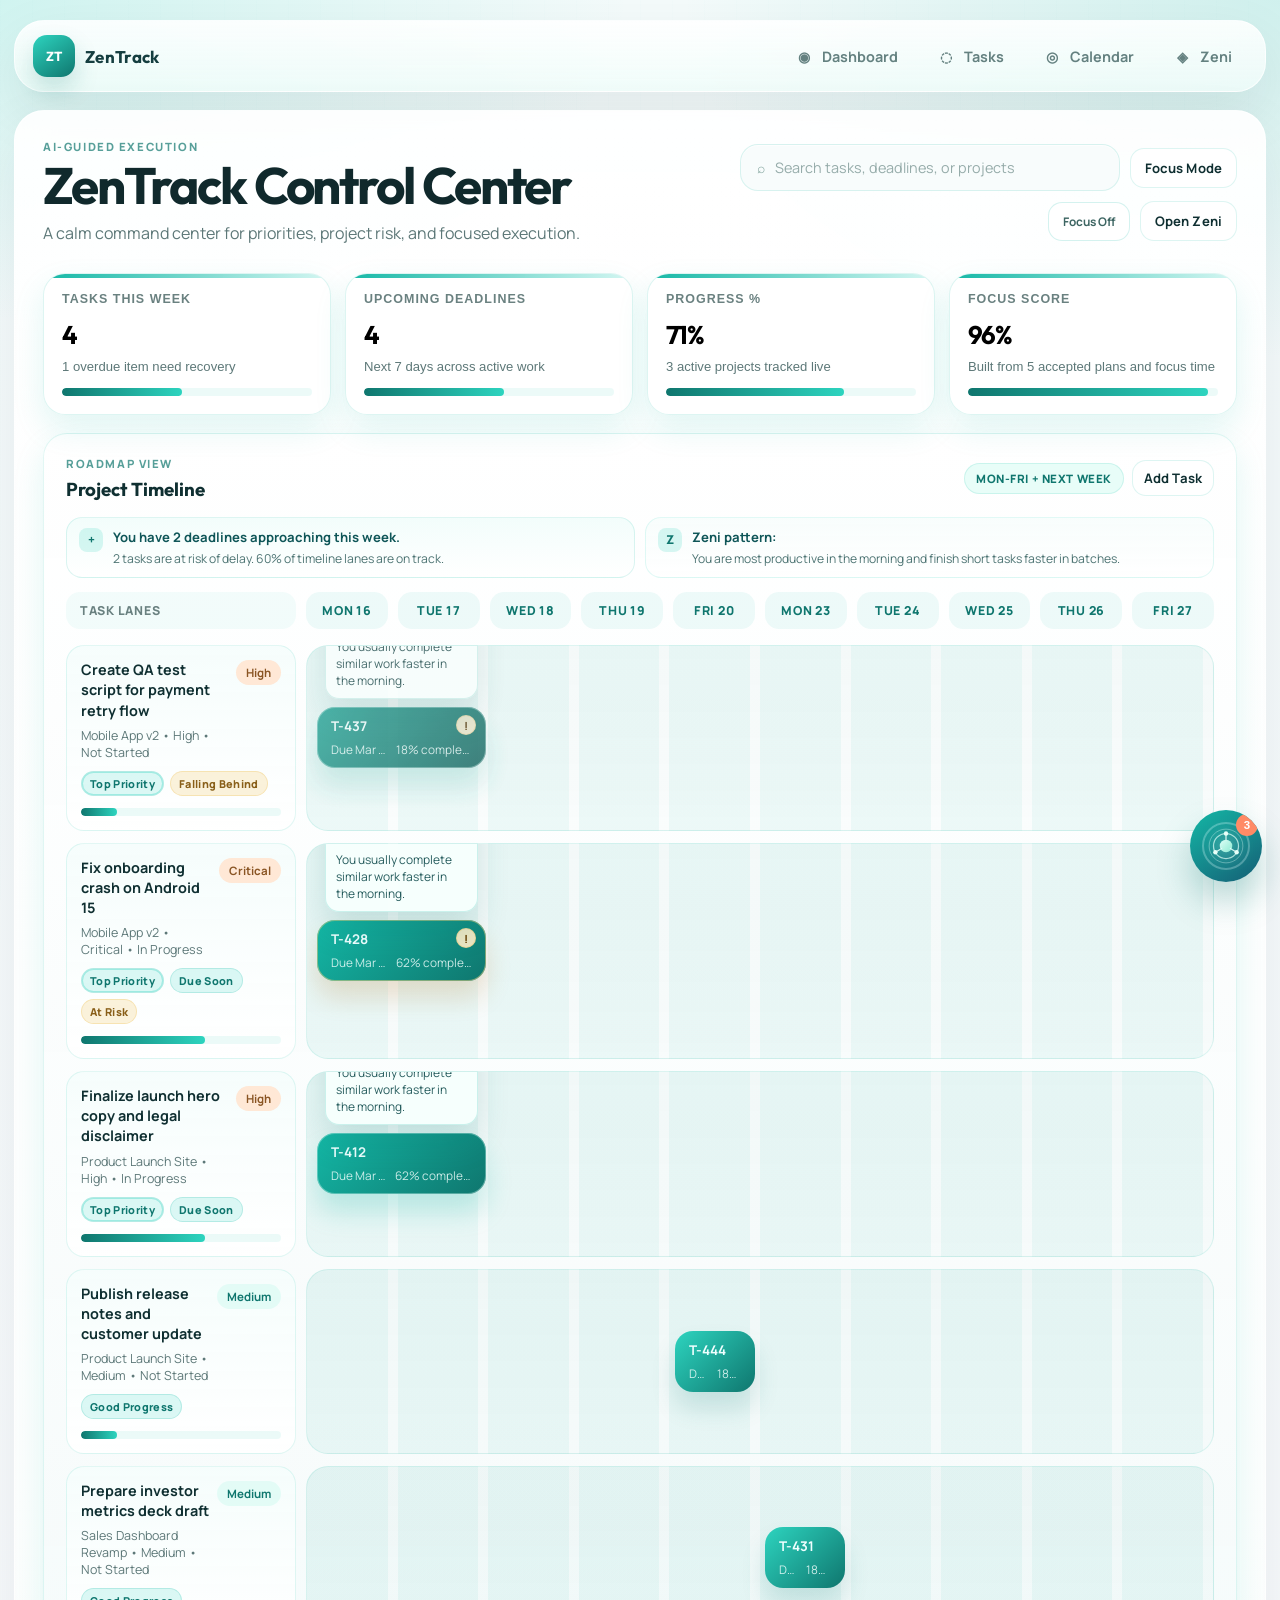
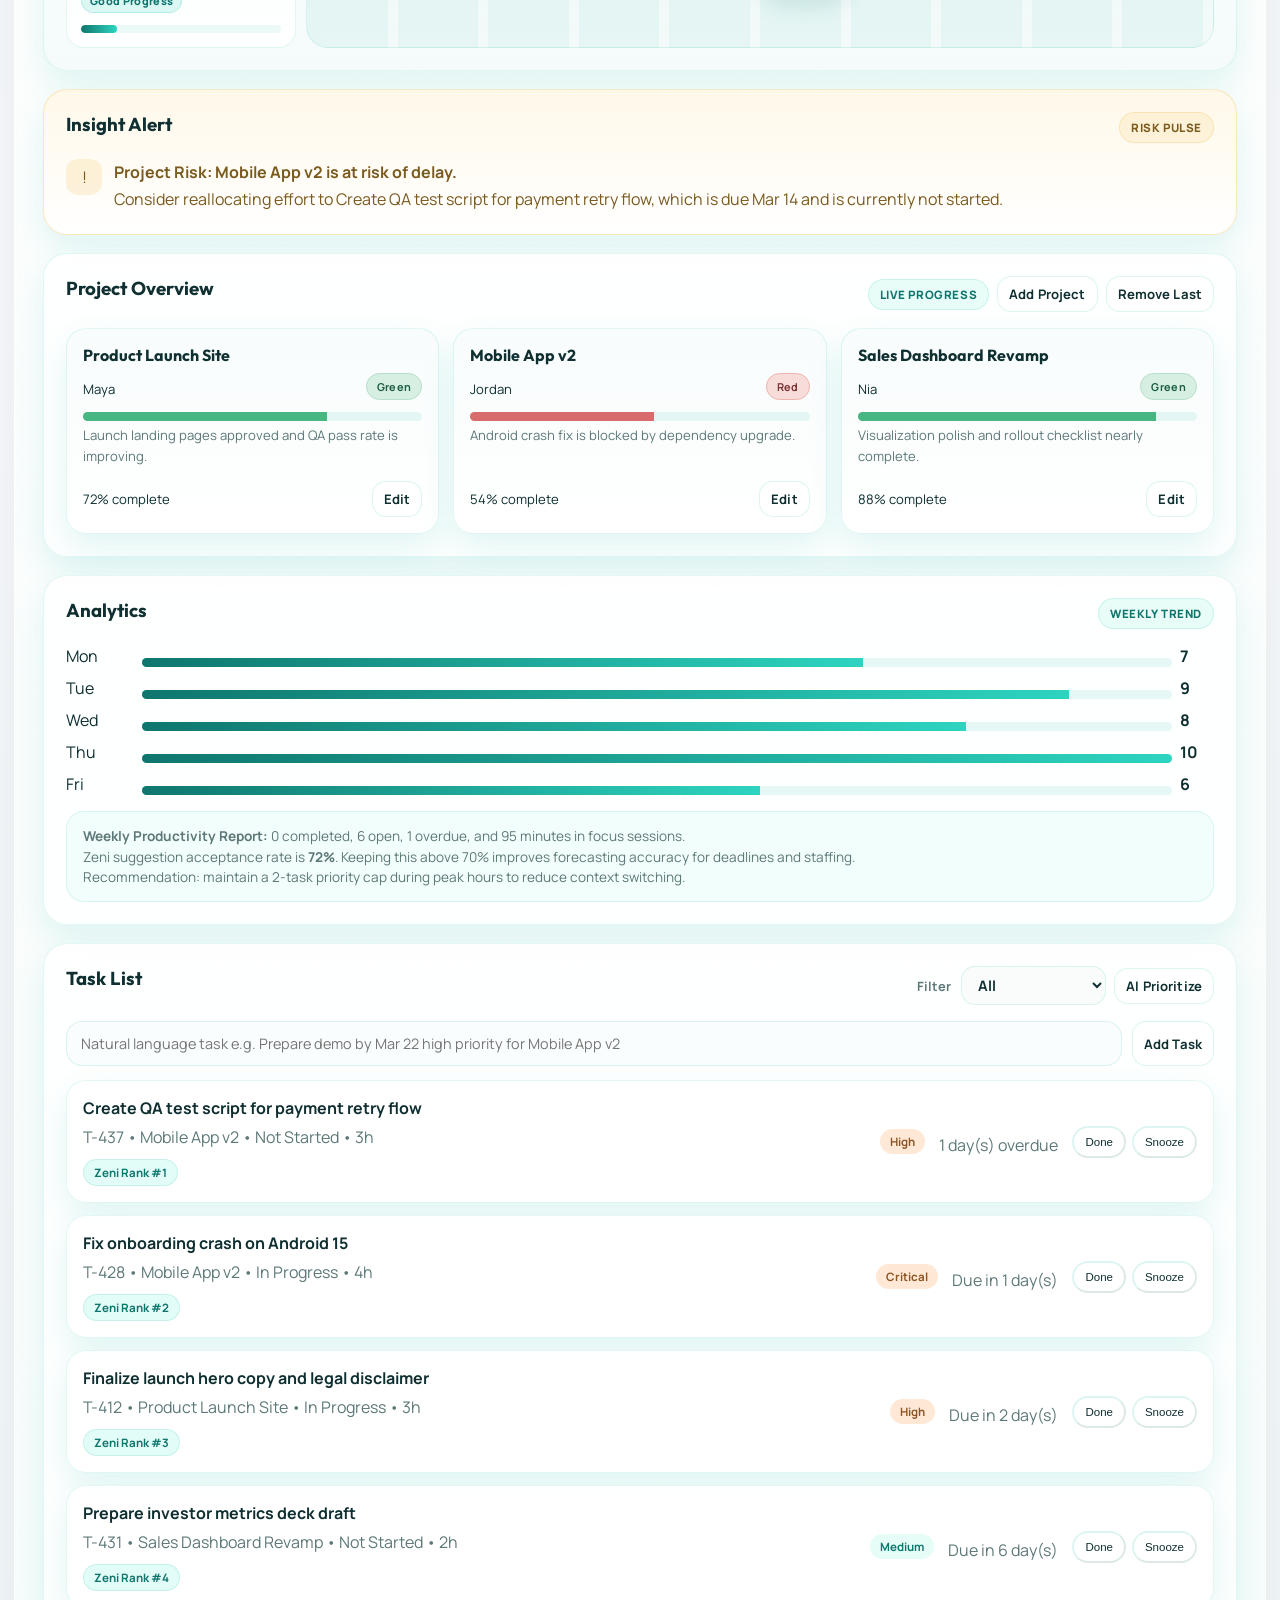
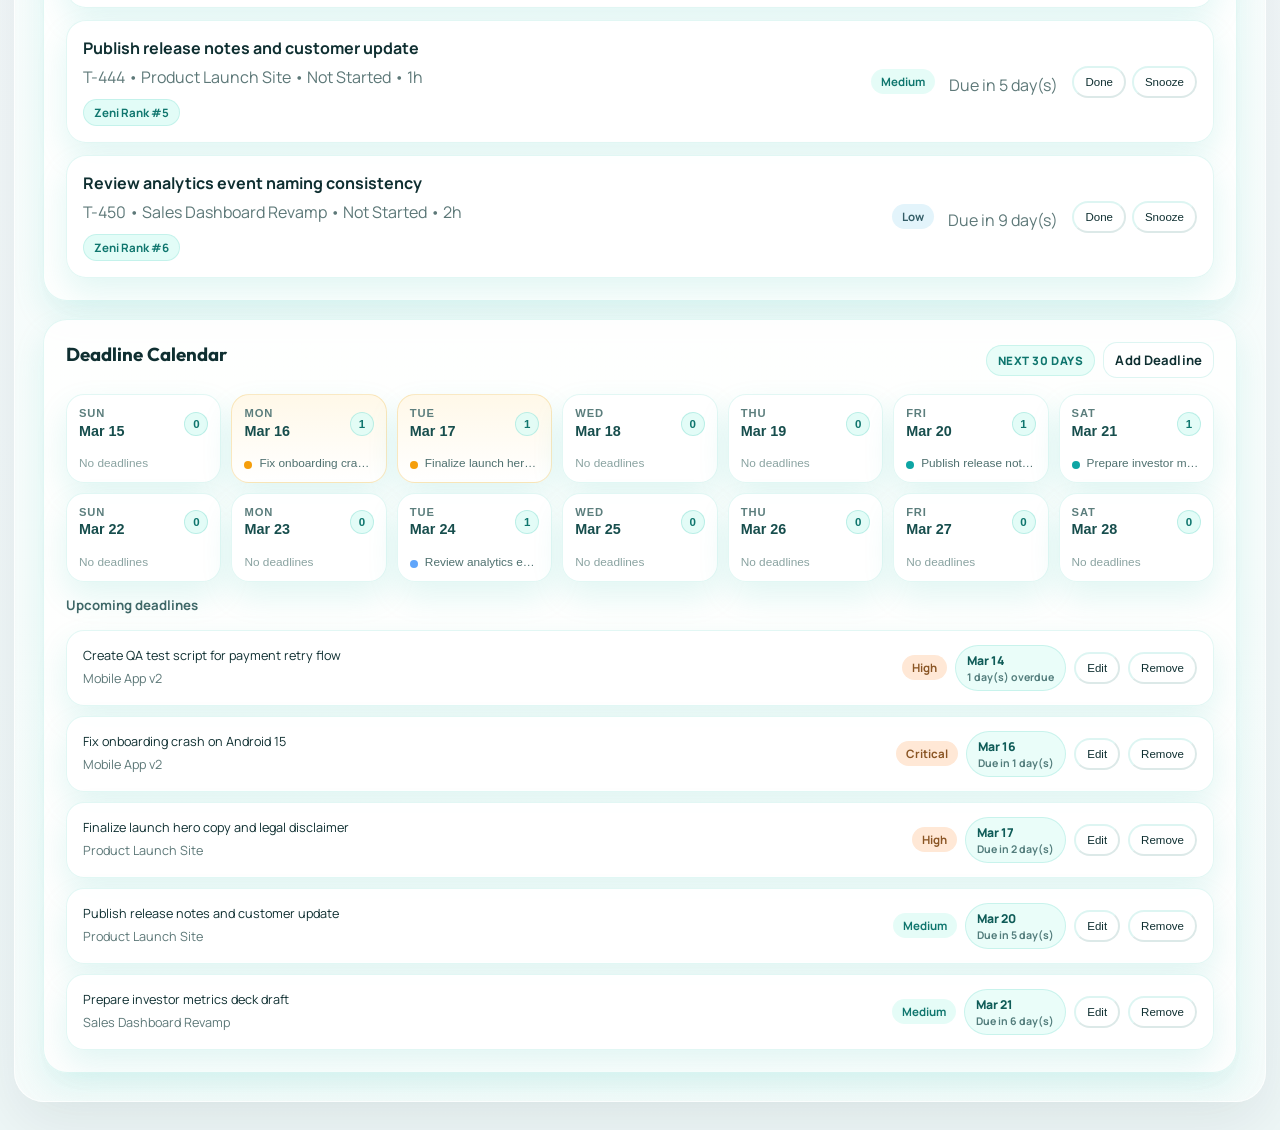
<file: index.html>
<!DOCTYPE html>
<html lang="en">
<head>
  <meta charset="UTF-8" />
  <meta name="viewport" content="width=device-width, initial-scale=1.0" />
  <title>ZenTrack | AI Productivity OS</title>
  <link rel="preconnect" href="https://fonts.googleapis.com" />
  <link rel="preconnect" href="https://fonts.gstatic.com" crossorigin />
  <link href="https://fonts.googleapis.com/css2?family=Outfit:wght@400;500;600;700;800&family=Manrope:wght@400;500;600;700&display=swap" rel="stylesheet" />
  <link rel="stylesheet" href="./static/style.css?v=10" />
</head>
<body>
  <div class="noise-layer" aria-hidden="true"></div>

  <main class="app-shell" id="home">
    <aside class="left-rail" aria-label="Main navigation">
      <div class="rail-logo-wrap">
        <div class="rail-logo">ZT</div>
        <span class="rail-brand">ZenTrack</span>
      </div>
      <nav class="rail-nav">
        <a href="#dashboard" class="rail-icon" aria-label="Dashboard"><span>◉</span><span>Dashboard</span></a>
        <a href="#tasks" class="rail-icon" aria-label="Tasks"><span>◌</span><span>Tasks</span></a>
        <a href="#calendar" class="rail-icon" aria-label="Calendar"><span>◎</span><span>Calendar</span></a>
        <a href="./zeni.html" class="rail-icon" aria-label="Zeni"><span>◈</span><span>Zeni</span></a>
      </nav>
    </aside>

    <section class="workspace-board">
      <header class="board-header">
        <div>
          <p class="eyebrow">AI-guided execution</p>
          <h1>ZenTrack Control Center</h1>
          <p class="board-subtitle">A calm command center for priorities, project risk, and focused execution.</p>
        </div>
        <div class="board-tools">
          <div class="search-wrap">
            <span class="search-icon">⌕</span>
            <input type="text" placeholder="Search tasks, deadlines, or projects" aria-label="Search" />
          </div>
          <button class="btn ghost" id="focus-toggle" type="button">Focus Mode</button>
          <div class="focus-pill" id="focus-pill">Focus Off</div>
          <button class="btn secondary" id="jump-zeni">Open Zeni</button>
        </div>
      </header>

      <section class="dashboard" id="dashboard">
        <div class="stats-grid" id="stats-grid"></div>

        <div class="command-grid timeline-only">
          <div class="timeline-stack">
            <article class="card timeline-card" aria-labelledby="timeline-title">
              <div class="card-head card-head-stack">
                <div>
                  <p class="section-kicker">Roadmap view</p>
                  <h3 id="timeline-title">Project Timeline</h3>
                </div>
                <div class="project-controls timeline-controls">
                  <span class="chip">Mon-Fri + next week</span>
                  <button class="btn ghost btn-sm" id="timeline-add-task" type="button">Add Task</button>
                </div>
              </div>
              <div class="timeline-ai-summary" id="timeline-ai-summary"></div>
              <div class="timeline-days" id="timeline-days"></div>
              <div class="timeline-grid" id="timeline-grid"></div>
              <div class="timeline-ai-detail hidden" id="timeline-ai-detail"></div>
            </article>

            <article class="card risk-card" aria-labelledby="risk-alert-title">
              <div class="card-head">
                <h3 id="risk-alert-title">Insight Alert</h3>
                <span class="chip chip-warning">Risk pulse</span>
              </div>
              <div class="risk-copy" id="risk-alert"></div>
            </article>
          </div>
        </div>

        <div class="content-grid">
          <article class="card" aria-labelledby="projects-title">
            <div class="card-head">
              <h3 id="projects-title">Project Overview</h3>
              <div class="project-controls">
                <span class="chip">Live progress</span>
                <button class="btn ghost btn-sm" id="add-project">Add Project</button>
                <button class="btn ghost btn-sm" id="remove-project">Remove Last</button>
              </div>
            </div>
            <div class="project-grid" id="project-grid"></div>
          </article>

          <article class="card" aria-labelledby="analytics-title">
            <div class="card-head">
              <h3 id="analytics-title">Analytics</h3>
              <span class="chip">Weekly trend</span>
            </div>
            <div class="chart-wrap" id="chart-wrap"></div>
            <div class="analytics-notes" id="analytics-notes"></div>
          </article>
        </div>

        <div class="wide-grid">
          <article class="card" id="tasks" aria-labelledby="task-title">
            <div class="card-head">
              <h3 id="task-title">Task List</h3>
              <div class="project-controls">
                <label class="field-inline">
                  <span>Filter</span>
                  <select id="task-filter">
                    <option value="all">All</option>
                    <option value="today">Due this week</option>
                    <option value="overdue">Overdue</option>
                    <option value="high">High priority</option>
                  </select>
                </label>
                <button class="btn ghost btn-sm" id="ai-prioritize" type="button">AI Prioritize</button>
              </div>
            </div>
            <div class="task-capture">
              <input id="nl-task-input" type="text" placeholder="Natural language task e.g. Prepare demo by Mar 22 high priority for Mobile App v2" />
              <button class="btn secondary btn-sm" id="nl-task-add" type="button">Add Task</button>
            </div>
            <div class="task-list" id="task-list"></div>
          </article>

          <article class="card" id="calendar" aria-labelledby="calendar-title">
            <div class="card-head">
              <h3 id="calendar-title">Deadline Calendar</h3>
              <div class="project-controls">
                <span class="chip">Next 30 days</span>
                <button class="btn ghost btn-sm" id="add-deadline">Add Deadline</button>
              </div>
            </div>
            <div class="calendar-grid" id="calendar-grid"></div>
            <div class="deadline-list" id="deadline-list"></div>
          </article>
        </div>
      </section>
    </section>

  </main>

  <div class="preview-modal hidden" id="preview-modal" aria-hidden="true">
    <div class="preview-backdrop" data-close-preview="true"></div>
    <section class="preview-dialog" role="dialog" aria-modal="true" aria-labelledby="preview-title">
      <div class="preview-head">
        <h3 id="preview-title">Preview</h3>
        <button class="preview-close" id="preview-close" aria-label="Close preview">Close</button>
      </div>
      <div class="preview-body" id="preview-body"></div>
    </section>
  </div>

  <div class="preview-modal hidden" id="project-modal" aria-hidden="true">
    <div class="preview-backdrop" data-close-project-modal="true"></div>
    <section class="preview-dialog project-dialog" role="dialog" aria-modal="true" aria-labelledby="project-modal-title">
      <div class="preview-head">
        <h3 id="project-modal-title">Create Project</h3>
        <button class="preview-close" id="project-modal-close" aria-label="Close project editor">Close</button>
      </div>
      <form class="project-form" id="project-form">
        <label class="project-field" for="project-name-input">
          <span>Project Name</span>
          <input id="project-name-input" name="projectName" type="text" placeholder="Name of project" required />
        </label>
        <label class="project-field" for="project-owner-input">
          <span>Assigned To</span>
          <input id="project-owner-input" name="projectOwner" type="text" placeholder="Who is this assigned to?" required />
        </label>
        <label class="project-field" for="project-progress-input">
          <span>Percentage Completed</span>
          <input id="project-progress-input" name="projectProgress" type="number" min="0" max="100" step="1" placeholder="0-100" required />
        </label>
        <label class="project-field" for="project-raid-input">
          <span>RAID Status Color</span>
          <select id="project-raid-input" name="projectRaid" required>
            <option value="Green">Green - On Track</option>
            <option value="Amber">Amber - Needs Attention</option>
            <option value="Red">Red - At Risk</option>
          </select>
        </label>
        <label class="project-field project-field-full" for="project-summary-input">
          <span>Project Progress Notes</span>
          <textarea id="project-summary-input" name="projectSummary" rows="3" placeholder="Progress of the project"></textarea>
        </label>
        <div class="project-form-actions">
          <button class="btn ghost" type="button" id="project-cancel">Cancel</button>
          <button class="btn primary" type="submit" id="project-save">Save Project</button>
        </div>
      </form>
    </section>
  </div>

  <div class="preview-modal hidden" id="timeline-task-modal" aria-hidden="true">
    <div class="preview-backdrop" data-close-timeline-task-modal="true"></div>
    <section class="preview-dialog project-dialog" role="dialog" aria-modal="true" aria-labelledby="timeline-task-modal-title">
      <div class="preview-head">
        <h3 id="timeline-task-modal-title">Add Timeline Task</h3>
        <button class="preview-close" id="timeline-task-modal-close" aria-label="Close timeline task form">Close</button>
      </div>
      <form class="project-form" id="timeline-task-form">
        <label class="project-field" for="timeline-task-name-input">
          <span>Task Name</span>
          <input id="timeline-task-name-input" name="timelineTaskName" type="text" placeholder="Name of task" required />
        </label>
        <label class="project-field" for="timeline-task-project-input">
          <span>Project</span>
          <input id="timeline-task-project-input" name="timelineTaskProject" type="text" placeholder="Project name" required />
        </label>
        <label class="project-field" for="timeline-task-due-input">
          <span>Due Date</span>
          <input id="timeline-task-due-input" name="timelineTaskDue" type="date" required />
        </label>
        <label class="project-field" for="timeline-task-priority-input">
          <span>Priority</span>
          <select id="timeline-task-priority-input" name="timelineTaskPriority" required>
            <option value="Critical">Critical</option>
            <option value="High" selected>High</option>
            <option value="Medium">Medium</option>
            <option value="Low">Low</option>
          </select>
        </label>
        <label class="project-field" for="timeline-task-raid-input">
          <span>RAID Status</span>
          <select id="timeline-task-raid-input" name="timelineTaskRaid" required>
            <option value="Green" selected>Green - On Track</option>
            <option value="Amber">Amber - Needs Attention</option>
            <option value="Red">Red - At Risk</option>
          </select>
        </label>
        <label class="project-field" for="timeline-task-estimate-input">
          <span>Estimated Hours</span>
          <input id="timeline-task-estimate-input" name="timelineTaskEstimate" type="number" min="1" max="24" step="1" value="2" required />
        </label>
        <label class="project-field project-field-full" for="timeline-task-status-input">
          <span>Status</span>
          <select id="timeline-task-status-input" name="timelineTaskStatus" required>
            <option value="Not Started" selected>Not Started</option>
            <option value="In Progress">In Progress</option>
            <option value="Done">Done</option>
          </select>
        </label>
        <div class="project-form-actions">
          <button class="btn ghost" type="button" id="timeline-task-cancel">Cancel</button>
          <button class="btn primary" type="submit" id="timeline-task-save">Add Task</button>
        </div>
      </form>
    </section>
  </div>

  <div class="preview-modal hidden" id="timeline-task-detail-modal" aria-hidden="true">
    <div class="preview-backdrop" data-close-timeline-task-detail-modal="true"></div>
    <section class="preview-dialog project-dialog" role="dialog" aria-modal="true" aria-labelledby="timeline-task-detail-title">
      <div class="preview-head">
        <h3 id="timeline-task-detail-title">Task Details</h3>
        <button class="preview-close" id="timeline-task-detail-close" aria-label="Close timeline task details">Close</button>
      </div>
      <div class="preview-body" id="timeline-task-detail-body"></div>
    </section>
  </div>

  <section class="zeni-widget" id="zeni-widget" aria-label="Zeni assistant">
    <button class="zeni-fab" id="zeni-fab" aria-expanded="false" aria-controls="zeni-chat-panel" aria-label="Open Zeni assistant">
      <span class="zeni-glow"></span>
      <span class="zeni-face" aria-hidden="true">
        <svg class="zeni-avatar" viewBox="0 0 64 64" role="img" aria-label="Zeni avatar symbol">
          <defs>
            <linearGradient id="zeniCore" x1="0%" y1="0%" x2="100%" y2="100%">
              <stop offset="0%" stop-color="#dffff7" />
              <stop offset="100%" stop-color="#8cead2" />
            </linearGradient>
          </defs>
          <circle cx="32" cy="32" r="10" fill="url(#zeniCore)" />
          <circle cx="32" cy="32" r="20" fill="none" stroke="rgba(225,255,248,0.7)" stroke-width="2" />
          <circle cx="32" cy="32" r="27" fill="none" stroke="rgba(225,255,248,0.35)" stroke-width="1.6" />
          <circle cx="32" cy="12" r="3.5" fill="#e8fff9" />
          <circle cx="49" cy="42" r="3.5" fill="#e8fff9" />
          <circle cx="15" cy="42" r="3.5" fill="#e8fff9" />
          <path d="M32 22 L32 12 M39 36 L49 42 M25 36 L15 42" stroke="rgba(232,255,249,0.9)" stroke-width="2" stroke-linecap="round" />
        </svg>
      </span>
      <span class="zeni-pulse"></span>
      <span class="zeni-badge" id="zeni-badge">0</span>
    </button>

    <div class="zeni-chat-panel hidden" id="zeni-chat-panel" role="dialog" aria-modal="false" aria-labelledby="zeni-chat-title">
      <div class="zeni-chat-head">
        <div>
          <h3 id="zeni-chat-title">Zeni Project Assistant</h3>
          <p>Ask about priorities, risks, deadlines, and next actions.</p>
        </div>
        <button class="preview-close" id="zeni-chat-close" aria-label="Close Zeni assistant">Close</button>
      </div>

      <div class="zeni-chat-notifications" id="zeni-chat-notifications"></div>

      <div class="zeni-chat-suggestions" id="zeni-chat-suggestions">
        <button data-chat-suggestion="What should I work on first?">Top Priority</button>
        <button data-chat-suggestion="Show overdue items">Overdue Risks</button>
        <button data-chat-suggestion="What is due this week?">Due This Week</button>
        <button data-chat-suggestion="Any project management suggestions?">Zeni Suggestions</button>
      </div>

      <div class="zeni-chat-messages" id="zeni-chat-messages"></div>

      <form class="zeni-chat-input" id="zeni-chat-form">
        <input id="zeni-chat-text" type="text" placeholder="Ask Zeni a project question..." autocomplete="off" />
        <button type="submit" class="btn primary">Send</button>
      </form>
    </div>
  </section>

  <script src="./static/app.js?v=10"></script>
</body>
</html>
</file>
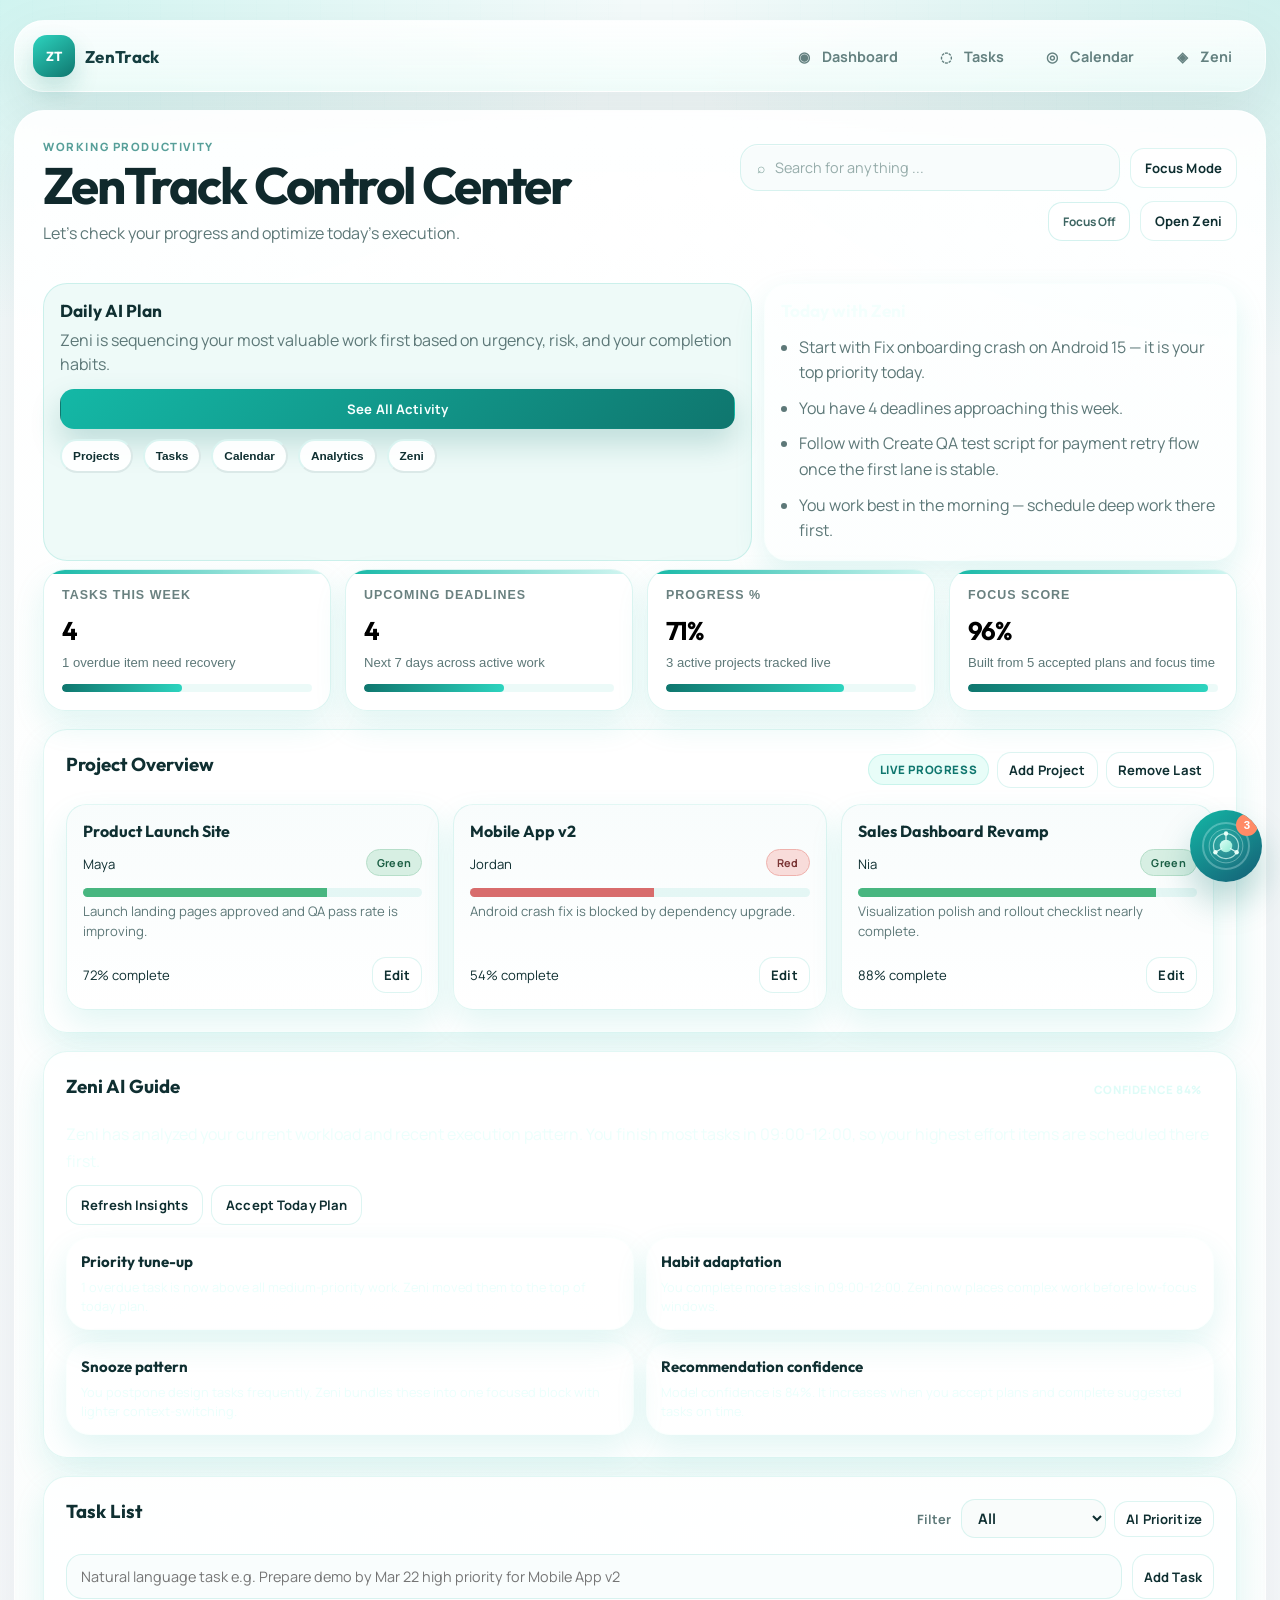
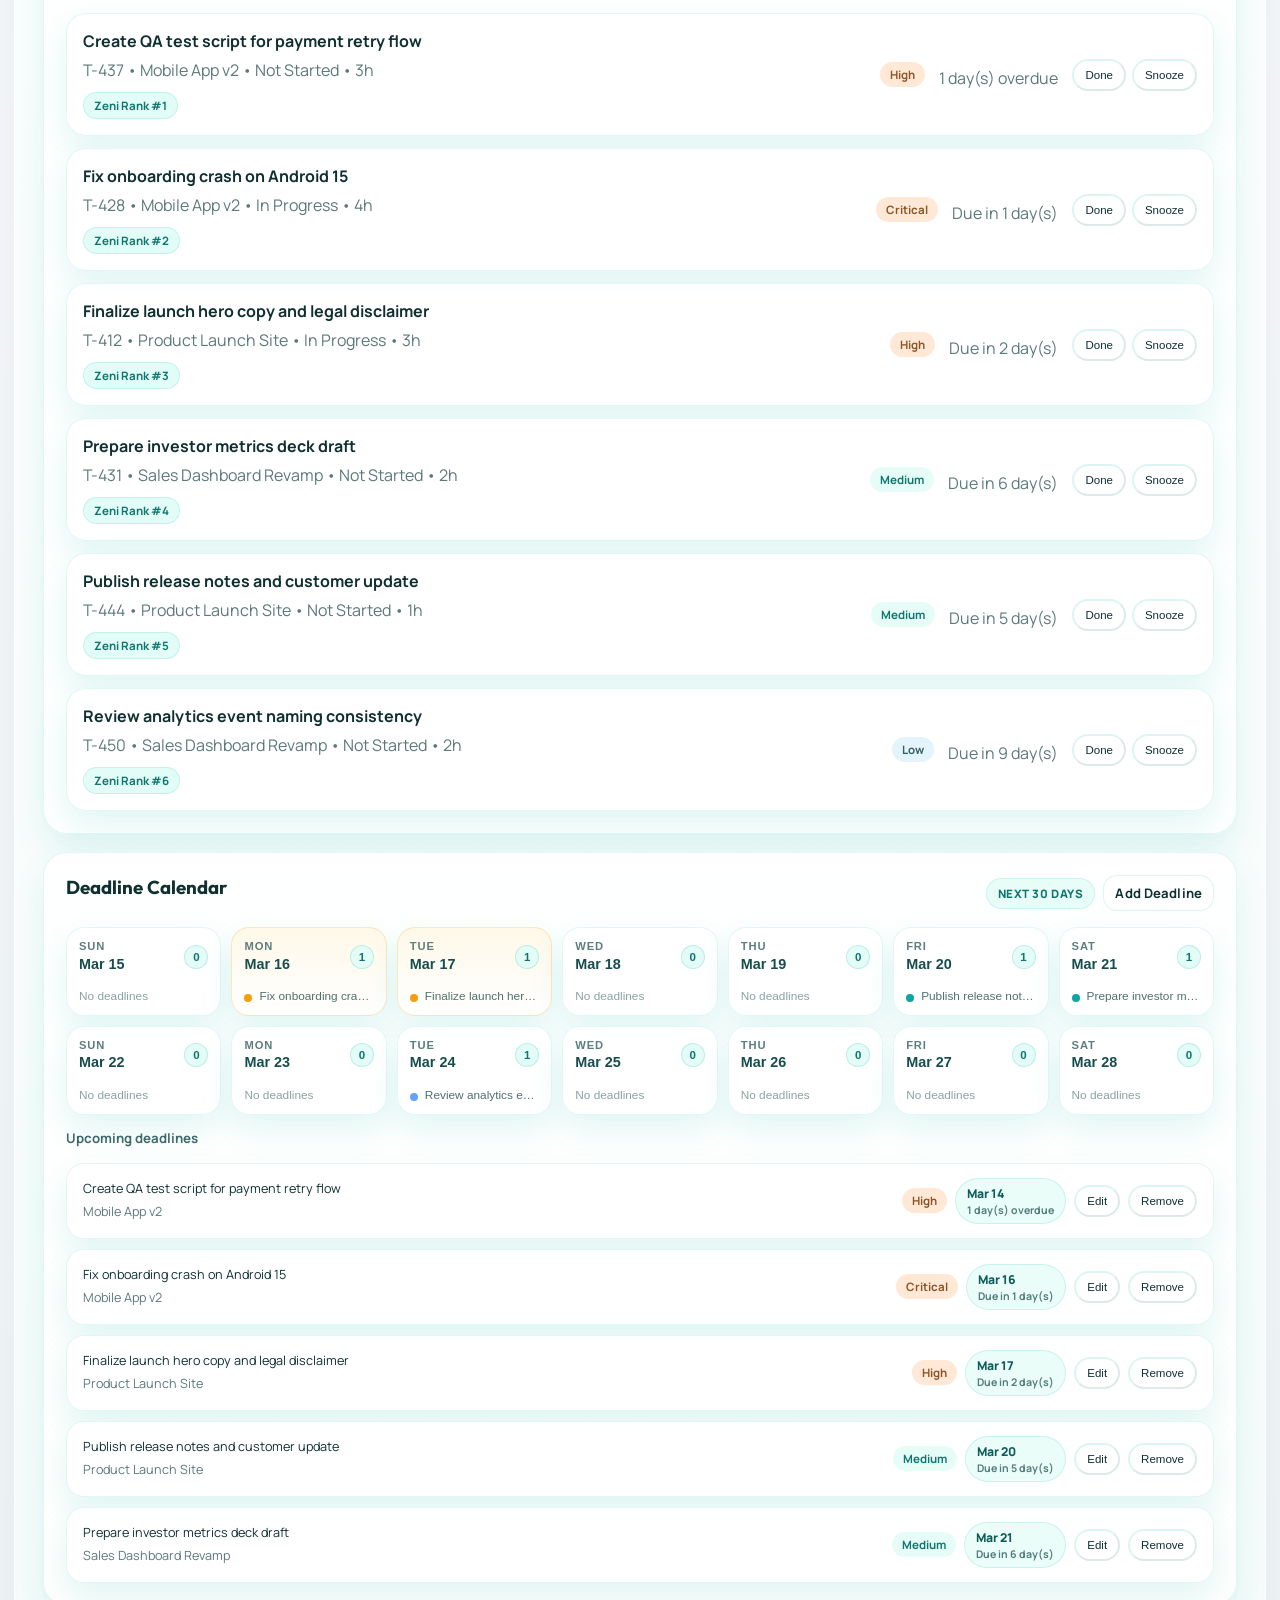
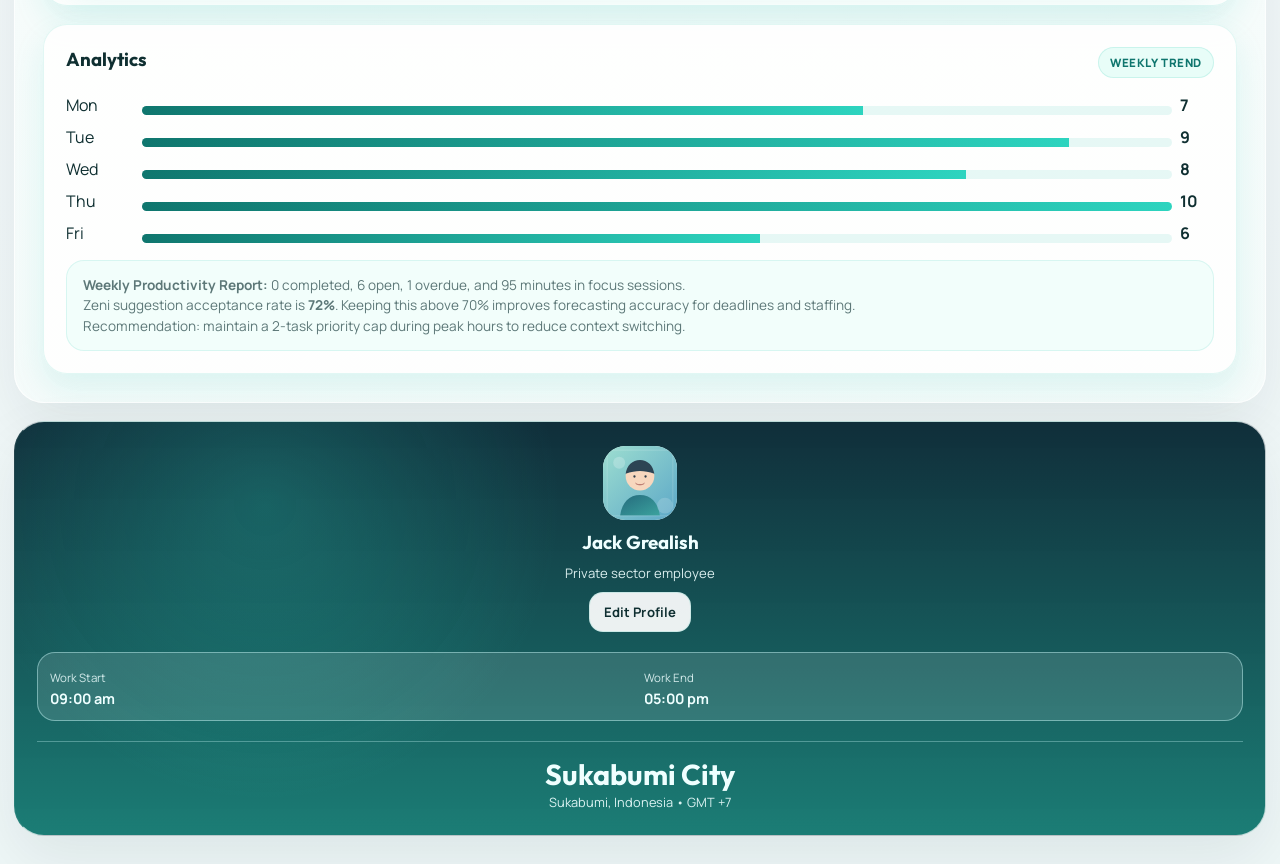
<file: ZenTrack/templates/index.html>
<!DOCTYPE html>
<html lang="en">
<head>
  <meta charset="UTF-8" />
  <meta name="viewport" content="width=device-width, initial-scale=1.0" />
  <title>ZenTrack | AI Productivity OS</title>
  <link rel="preconnect" href="https://fonts.googleapis.com" />
  <link rel="preconnect" href="https://fonts.gstatic.com" crossorigin />
  <link href="https://fonts.googleapis.com/css2?family=Outfit:wght@400;500;600;700;800&family=Manrope:wght@400;500;600;700&display=swap" rel="stylesheet" />
  <link rel="stylesheet" href="/static/style.css?v=8" />
</head>
<body>
  <div class="noise-layer" aria-hidden="true"></div>

  <main class="app-shell" id="home">
    <aside class="left-rail" aria-label="Main navigation">
      <div class="rail-logo-wrap">
        <div class="rail-logo">ZT</div>
        <span class="rail-brand">ZenTrack</span>
      </div>
      <nav class="rail-nav">
        <a href="#dashboard" class="rail-icon" aria-label="Dashboard"><span>◉</span><span>Dashboard</span></a>
        <a href="#tasks" class="rail-icon" aria-label="Tasks"><span>◌</span><span>Tasks</span></a>
        <a href="#calendar" class="rail-icon" aria-label="Calendar"><span>◎</span><span>Calendar</span></a>
        <a href="#zeni" class="rail-icon" aria-label="Zeni"><span>◈</span><span>Zeni</span></a>
      </nav>
    </aside>

    <section class="workspace-board">
      <header class="board-header">
        <div>
          <p class="eyebrow">Working productivity</p>
          <h1>ZenTrack Control Center</h1>
          <p class="board-subtitle">Let's check your progress and optimize today's execution.</p>
        </div>
        <div class="board-tools">
          <div class="search-wrap">
            <span class="search-icon">⌕</span>
            <input type="text" placeholder="Search for anything ..." aria-label="Search" />
          </div>
          <button class="btn ghost" id="focus-toggle" type="button">Focus Mode</button>
          <div class="focus-pill" id="focus-pill">Focus Off</div>
          <button class="btn secondary" id="jump-zeni">Open Zeni</button>
        </div>
      </header>

      <section class="landing">
        <div class="hero-copy">
          <h3>Daily AI Plan</h3>
          <p class="hero-subtitle">Zeni is sequencing your most valuable work first based on urgency, risk, and your completion habits.</p>
          <div class="hero-actions">
            <button class="btn primary" id="start-day">See All Activity</button>
            <div class="control-buttons" id="control-buttons">
              <button class="control-btn" data-preview="projects">Projects</button>
              <button class="control-btn" data-preview="tasks">Tasks</button>
              <button class="control-btn" data-preview="calendar">Calendar</button>
              <button class="control-btn" data-preview="analytics">Analytics</button>
              <button class="control-btn" data-preview="zeni">Zeni</button>
            </div>
          </div>
        </div>
        <div class="hero-panel">
          <h3>Today with Zeni</h3>
          <ul id="hero-plan"></ul>
        </div>
      </section>

      <section class="dashboard" id="dashboard">
        <div class="stats-grid" id="stats-grid"></div>

        <div class="content-grid">
          <article class="card" aria-labelledby="projects-title">
            <div class="card-head">
              <h3 id="projects-title">Project Overview</h3>
              <div class="project-controls">
                <span class="chip">Live progress</span>
                <button class="btn ghost btn-sm" id="add-project">Add Project</button>
                <button class="btn ghost btn-sm" id="remove-project">Remove Last</button>
              </div>
            </div>
            <div class="project-grid" id="project-grid"></div>
          </article>

          <article class="card" id="zeni" aria-labelledby="zeni-title">
            <div class="card-head">
              <h3 id="zeni-title">Zeni AI Guide</h3>
              <span class="chip chip-soft" id="zeni-confidence">Confidence 84%</span>
            </div>
            <p class="zeni-intro" id="zeni-intro"></p>
            <div class="zeni-actions">
              <button class="btn secondary" id="refresh-insights">Refresh Insights</button>
              <button class="btn ghost" id="accept-plan">Accept Today Plan</button>
            </div>
            <div class="insight-grid" id="insight-grid"></div>
          </article>
        </div>

        <div class="wide-grid">
          <article class="card" id="tasks" aria-labelledby="task-title">
            <div class="card-head">
              <h3 id="task-title">Task List</h3>
              <div class="project-controls">
                <label class="field-inline">
                  <span>Filter</span>
                  <select id="task-filter">
                    <option value="all">All</option>
                    <option value="today">Due this week</option>
                    <option value="overdue">Overdue</option>
                    <option value="high">High priority</option>
                  </select>
                </label>
                <button class="btn ghost btn-sm" id="ai-prioritize" type="button">AI Prioritize</button>
              </div>
            </div>
            <div class="task-capture">
              <input id="nl-task-input" type="text" placeholder="Natural language task e.g. Prepare demo by Mar 22 high priority for Mobile App v2" />
              <button class="btn secondary btn-sm" id="nl-task-add" type="button">Add Task</button>
            </div>
            <div class="task-list" id="task-list"></div>
          </article>

          <article class="card" id="calendar" aria-labelledby="calendar-title">
            <div class="card-head">
              <h3 id="calendar-title">Deadline Calendar</h3>
              <div class="project-controls">
                <span class="chip">Next 30 days</span>
                <button class="btn ghost btn-sm" id="add-deadline">Add Deadline</button>
              </div>
            </div>
            <div class="calendar-grid" id="calendar-grid"></div>
            <div class="deadline-list" id="deadline-list"></div>
          </article>
        </div>

        <div class="analytics-grid">
          <article class="card" aria-labelledby="analytics-title">
            <div class="card-head">
              <h3 id="analytics-title">Analytics</h3>
              <span class="chip">Weekly trend</span>
            </div>
            <div class="chart-wrap" id="chart-wrap"></div>
            <div class="analytics-notes" id="analytics-notes"></div>
          </article>
        </div>
      </section>
    </section>

    <aside class="profile-panel">
      <div class="panel-top">
        <div class="panel-avatar">
          <img src="/static/jack_profile_placeholder.svg" alt="Jack Grealish placeholder profile image" />
        </div>
        <h3>Jack Grealish</h3>
        <p>Private sector employee</p>
        <button class="btn ghost">Edit Profile</button>
      </div>
      <div class="panel-hours">
        <div>
          <span>Work Start</span>
          <strong>09:00 am</strong>
        </div>
        <div>
          <span>Work End</span>
          <strong>05:00 pm</strong>
        </div>
      </div>
      <div class="panel-location">
        <h4>Sukabumi City</h4>
        <p>Sukabumi, Indonesia • GMT +7</p>
      </div>
    </aside>
  </main>

  <div class="preview-modal hidden" id="preview-modal" aria-hidden="true">
    <div class="preview-backdrop" data-close-preview="true"></div>
    <section class="preview-dialog" role="dialog" aria-modal="true" aria-labelledby="preview-title">
      <div class="preview-head">
        <h3 id="preview-title">Preview</h3>
        <button class="preview-close" id="preview-close" aria-label="Close preview">Close</button>
      </div>
      <div class="preview-body" id="preview-body"></div>
    </section>
  </div>

  <section class="zeni-widget" id="zeni-widget" aria-label="Zeni assistant">
    <button class="zeni-fab" id="zeni-fab" aria-expanded="false" aria-controls="zeni-chat-panel" aria-label="Open Zeni assistant">
      <span class="zeni-glow"></span>
      <span class="zeni-face" aria-hidden="true">
        <svg class="zeni-avatar" viewBox="0 0 64 64" role="img" aria-label="Zeni avatar symbol">
          <defs>
            <linearGradient id="zeniCore" x1="0%" y1="0%" x2="100%" y2="100%">
              <stop offset="0%" stop-color="#dffff7" />
              <stop offset="100%" stop-color="#8cead2" />
            </linearGradient>
          </defs>
          <circle cx="32" cy="32" r="10" fill="url(#zeniCore)" />
          <circle cx="32" cy="32" r="20" fill="none" stroke="rgba(225,255,248,0.7)" stroke-width="2" />
          <circle cx="32" cy="32" r="27" fill="none" stroke="rgba(225,255,248,0.35)" stroke-width="1.6" />
          <circle cx="32" cy="12" r="3.5" fill="#e8fff9" />
          <circle cx="49" cy="42" r="3.5" fill="#e8fff9" />
          <circle cx="15" cy="42" r="3.5" fill="#e8fff9" />
          <path d="M32 22 L32 12 M39 36 L49 42 M25 36 L15 42" stroke="rgba(232,255,249,0.9)" stroke-width="2" stroke-linecap="round" />
        </svg>
      </span>
      <span class="zeni-pulse"></span>
      <span class="zeni-badge" id="zeni-badge">0</span>
    </button>

    <div class="zeni-chat-panel hidden" id="zeni-chat-panel" role="dialog" aria-modal="false" aria-labelledby="zeni-chat-title">
      <div class="zeni-chat-head">
        <div>
          <h3 id="zeni-chat-title">Zeni Project Assistant</h3>
          <p>Ask about priorities, risks, deadlines, and next actions.</p>
        </div>
        <button class="preview-close" id="zeni-chat-close" aria-label="Close Zeni assistant">Close</button>
      </div>

      <div class="zeni-chat-notifications" id="zeni-chat-notifications"></div>

      <div class="zeni-chat-suggestions" id="zeni-chat-suggestions">
        <button data-chat-suggestion="What should I work on first?">Top Priority</button>
        <button data-chat-suggestion="Show overdue items">Overdue Risks</button>
        <button data-chat-suggestion="What is due this week?">Due This Week</button>
        <button data-chat-suggestion="Any project management suggestions?">Zeni Suggestions</button>
      </div>

      <div class="zeni-chat-messages" id="zeni-chat-messages"></div>

      <form class="zeni-chat-input" id="zeni-chat-form">
        <input id="zeni-chat-text" type="text" placeholder="Ask Zeni a project question..." autocomplete="off" />
        <button type="submit" class="btn primary">Send</button>
      </form>
    </div>
  </section>

  <script src="/static/app.js?v=6"></script>
</body>
</html>
</file>
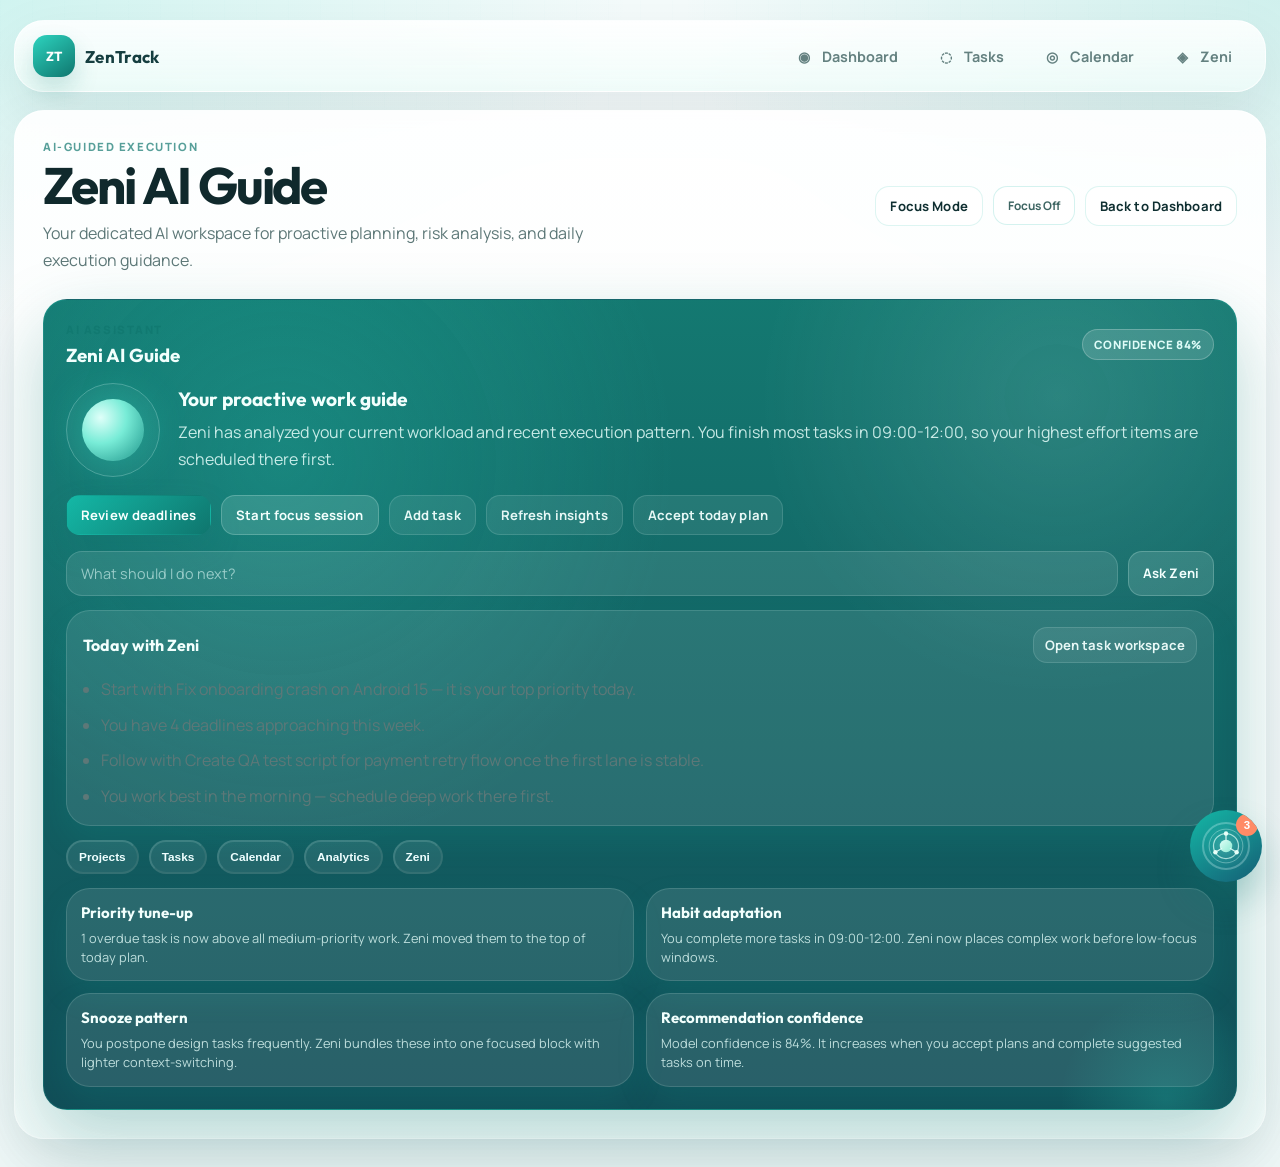
<file: zeni.html>
<!DOCTYPE html>
<html lang="en">
<head>
  <meta charset="UTF-8" />
  <meta name="viewport" content="width=device-width, initial-scale=1.0" />
  <title>ZenTrack | Zeni AI Guide</title>
  <link rel="preconnect" href="https://fonts.googleapis.com" />
  <link rel="preconnect" href="https://fonts.gstatic.com" crossorigin />
  <link href="https://fonts.googleapis.com/css2?family=Outfit:wght@400;500;600;700;800&family=Manrope:wght@400;500;600;700&display=swap" rel="stylesheet" />
  <link rel="stylesheet" href="./static/style.css?v=10" />
</head>
<body>
  <div class="noise-layer" aria-hidden="true"></div>

  <main class="app-shell" id="zeni-home">
    <aside class="left-rail" aria-label="Main navigation">
      <div class="rail-logo-wrap">
        <div class="rail-logo">ZT</div>
        <span class="rail-brand">ZenTrack</span>
      </div>
      <nav class="rail-nav">
        <a href="./index.html#dashboard" class="rail-icon" aria-label="Dashboard"><span>◉</span><span>Dashboard</span></a>
        <a href="./index.html#tasks" class="rail-icon" aria-label="Tasks"><span>◌</span><span>Tasks</span></a>
        <a href="./index.html#calendar" class="rail-icon" aria-label="Calendar"><span>◎</span><span>Calendar</span></a>
        <a href="#zeni" class="rail-icon" aria-label="Zeni"><span>◈</span><span>Zeni</span></a>
      </nav>
    </aside>

    <section class="workspace-board">
      <header class="board-header">
        <div>
          <p class="eyebrow">AI-guided execution</p>
          <h1>Zeni AI Guide</h1>
          <p class="board-subtitle">Your dedicated AI workspace for proactive planning, risk analysis, and daily execution guidance.</p>
        </div>
        <div class="board-tools">
          <button class="btn ghost" id="focus-toggle" type="button">Focus Mode</button>
          <div class="focus-pill" id="focus-pill">Focus Off</div>
          <a class="btn secondary" href="./index.html#dashboard">Back to Dashboard</a>
        </div>
      </header>

      <section class="dashboard" id="dashboard">
        <div class="command-grid zeni-only">
          <article class="card zeni-hub" id="zeni" aria-labelledby="zeni-title">
            <div class="card-head card-head-stack">
              <div>
                <p class="section-kicker">AI assistant</p>
                <h3 id="zeni-title">Zeni AI Guide</h3>
              </div>
              <span class="chip chip-soft" id="zeni-confidence">Confidence 84%</span>
            </div>

            <div class="zeni-stage">
              <div class="zeni-orb-wrap" aria-hidden="true">
                <span class="zeni-orb-lines"></span>
                <span class="zeni-orb"></span>
              </div>
              <div class="zeni-copy">
                <h4>Your proactive work guide</h4>
                <p class="zeni-intro" id="zeni-intro"></p>
              </div>
            </div>

            <div class="zeni-actions zeni-primary-actions">
              <button class="btn primary" id="zeni-review-deadlines" type="button">Review deadlines</button>
              <button class="btn secondary" id="zeni-start-focus" type="button">Start focus session</button>
              <button class="btn ghost" id="zeni-add-task" type="button">Add task</button>
              <button class="btn ghost" id="refresh-insights" type="button">Refresh insights</button>
              <button class="btn ghost" id="accept-plan" type="button">Accept today plan</button>
            </div>

            <div class="task-capture zeni-prompt">
              <input id="zeni-quick-input" type="text" placeholder="What should I do next?" />
              <button class="btn secondary" id="zeni-quick-submit" type="button">Ask Zeni</button>
            </div>

            <div class="zeni-panel-grid">
              <div class="hero-panel">
                <div class="hero-panel-head">
                  <h4>Today with Zeni</h4>
                  <button class="btn ghost btn-sm" id="start-day" type="button">Open task workspace</button>
                </div>
                <ul id="hero-plan"></ul>
              </div>

              <div>
                <div class="control-buttons" id="control-buttons">
                  <button class="control-btn" data-preview="projects">Projects</button>
                  <button class="control-btn" data-preview="tasks">Tasks</button>
                  <button class="control-btn" data-preview="calendar">Calendar</button>
                  <button class="control-btn" data-preview="analytics">Analytics</button>
                  <button class="control-btn" data-preview="zeni">Zeni</button>
                </div>
                <div class="insight-grid" id="insight-grid"></div>
              </div>
            </div>
          </article>
        </div>
      </section>
    </section>
  </main>

  <div class="preview-modal hidden" id="preview-modal" aria-hidden="true">
    <div class="preview-backdrop" data-close-preview="true"></div>
    <section class="preview-dialog" role="dialog" aria-modal="true" aria-labelledby="preview-title">
      <div class="preview-head">
        <h3 id="preview-title">Preview</h3>
        <button class="preview-close" id="preview-close" aria-label="Close preview">Close</button>
      </div>
      <div class="preview-body" id="preview-body"></div>
    </section>
  </div>

  <section class="zeni-widget" id="zeni-widget" aria-label="Zeni assistant">
    <button class="zeni-fab" id="zeni-fab" aria-expanded="false" aria-controls="zeni-chat-panel" aria-label="Open Zeni assistant">
      <span class="zeni-glow"></span>
      <span class="zeni-face" aria-hidden="true">
        <svg class="zeni-avatar" viewBox="0 0 64 64" role="img" aria-label="Zeni avatar symbol">
          <defs>
            <linearGradient id="zeniCore" x1="0%" y1="0%" x2="100%" y2="100%">
              <stop offset="0%" stop-color="#dffff7" />
              <stop offset="100%" stop-color="#8cead2" />
            </linearGradient>
          </defs>
          <circle cx="32" cy="32" r="10" fill="url(#zeniCore)" />
          <circle cx="32" cy="32" r="20" fill="none" stroke="rgba(225,255,248,0.7)" stroke-width="2" />
          <circle cx="32" cy="32" r="27" fill="none" stroke="rgba(225,255,248,0.35)" stroke-width="1.6" />
          <circle cx="32" cy="12" r="3.5" fill="#e8fff9" />
          <circle cx="49" cy="42" r="3.5" fill="#e8fff9" />
          <circle cx="15" cy="42" r="3.5" fill="#e8fff9" />
          <path d="M32 22 L32 12 M39 36 L49 42 M25 36 L15 42" stroke="rgba(232,255,249,0.9)" stroke-width="2" stroke-linecap="round" />
        </svg>
      </span>
      <span class="zeni-pulse"></span>
      <span class="zeni-badge" id="zeni-badge">0</span>
    </button>

    <div class="zeni-chat-panel hidden" id="zeni-chat-panel" role="dialog" aria-modal="false" aria-labelledby="zeni-chat-title">
      <div class="zeni-chat-head">
        <div>
          <h3 id="zeni-chat-title">Zeni Project Assistant</h3>
          <p>Ask about priorities, risks, deadlines, and next actions.</p>
        </div>
        <button class="preview-close" id="zeni-chat-close" aria-label="Close Zeni assistant">Close</button>
      </div>

      <div class="zeni-chat-notifications" id="zeni-chat-notifications"></div>

      <div class="zeni-chat-suggestions" id="zeni-chat-suggestions">
        <button data-chat-suggestion="What should I work on first?">Top Priority</button>
        <button data-chat-suggestion="Show overdue items">Overdue Risks</button>
        <button data-chat-suggestion="What is due this week?">Due This Week</button>
        <button data-chat-suggestion="Any project management suggestions?">Zeni Suggestions</button>
      </div>

      <div class="zeni-chat-messages" id="zeni-chat-messages"></div>

      <form class="zeni-chat-input" id="zeni-chat-form">
        <input id="zeni-chat-text" type="text" placeholder="Ask Zeni a project question..." autocomplete="off" />
        <button type="submit" class="btn primary">Send</button>
      </form>
    </div>
  </section>

  <script src="./static/app.js?v=10"></script>
</body>
</html>
</file>
<file: static/style.css>
:root {
  --bg: #e3ece6;
  --surface: #ffffff;
  --surface-soft: #f4f9f6;
  --surface-panel: #0f7f91;
  --ink: #113c3b;
  --ink-soft: #6f8f90;
  --line: #d9e7e3;
  --mint: #4cbc8f;
  --mint-soft: #d5efcf;
  --teal: #1f878d;
  --teal-deep: #10656f;
  --chip: #eff5f2;
  --radius-xl: 26px;
  --radius-lg: 18px;
  --radius-md: 12px;
  --shadow: 0 24px 45px rgba(23, 70, 67, 0.14);
}

* {
  box-sizing: border-box;
}

html,
body {
  margin: 0;
  padding: 0;
}

body {
  font-family: "Manrope", sans-serif;
  color: var(--ink);
  background:
    radial-gradient(1100px 600px at 100% 0%, rgba(33, 177, 186, 0.33), transparent 60%),
    linear-gradient(180deg, #d9e5e2 0%, #dfe9dd 100%);
  min-height: 100vh;
}

.noise-layer {
  position: fixed;
  inset: 0;
  pointer-events: none;
  background-image: linear-gradient(rgba(255, 255, 255, 0.12) 1px, transparent 1px);
  background-size: 2px 2px;
  opacity: 0.22;
}

.app-shell {
  width: min(1220px, calc(100% - 28px));
  margin: 34px auto;
  display: grid;
  grid-template-columns: 190px 1fr 300px;
  gap: 0;
  background: transparent;
}

.left-rail {
  background: rgba(250, 253, 252, 0.9);
  border: 1px solid #d4e2de;
  border-right: 0;
  border-radius: 20px 0 0 20px;
  display: flex;
  flex-direction: column;
  align-items: stretch;
  padding: 18px 10px;
  gap: 20px;
}

.rail-logo-wrap {
  display: flex;
  align-items: center;
  gap: 10px;
  padding: 0 8px;
}

.rail-logo {
  width: 34px;
  height: 34px;
  border-radius: 50%;
  display: grid;
  place-items: center;
  background: linear-gradient(145deg, #5fc89b, #2f9f8c);
  color: #ffffff;
  font-family: "Outfit", sans-serif;
  font-weight: 700;
  font-size: 0.82rem;
}

.rail-brand {
  font-family: "Outfit", sans-serif;
  font-size: 1rem;
  font-weight: 700;
  color: #2f6260;
}

.rail-nav {
  display: grid;
  gap: 8px;
}

.rail-icon {
  min-height: 38px;
  border-radius: 999px;
  display: flex;
  align-items: center;
  gap: 10px;
  padding: 0 12px;
  text-decoration: none;
  color: #87a2a2;
  font-size: 0.86rem;
  font-weight: 700;
  border: 1px solid transparent;
}

.rail-icon:hover {
  border-color: #d3e1dc;
  color: var(--teal);
  background: #f2f8f5;
}

.rail-icon span:first-child {
  width: 16px;
  text-align: center;
}

.workspace-board {
  background: var(--surface);
  border-top: 1px solid #d4e2de;
  border-bottom: 1px solid #d4e2de;
  padding: 26px 28px;
}

.board-header {
  display: flex;
  justify-content: space-between;
  align-items: flex-start;
  gap: 16px;
}

.eyebrow {
  margin: 0;
  font-size: 0.86rem;
  color: #88a3a2;
  font-weight: 600;
}

h1,
h2,
h3,
h4,
p {
  margin: 0;
}

h1,
h2,
h3,
h4 {
  font-family: "Outfit", sans-serif;
}

h1 {
  margin-top: 2px;
  font-size: clamp(1.7rem, 2.8vw, 2.4rem);
}

.board-subtitle {
  margin-top: 4px;
  color: var(--ink-soft);
  font-size: 0.92rem;
}

.board-tools {
  display: flex;
  align-items: center;
  gap: 10px;
}

.focus-pill {
  border: 1px solid #d0e0db;
  background: #f7fbf9;
  border-radius: 999px;
  padding: 7px 12px;
  font-size: 0.74rem;
  font-weight: 700;
  color: #557f7b;
}

.focus-pill.active {
  background: #e2f3d7;
  border-color: #bddba8;
  color: #39684f;
}

.search-wrap {
  background: #f1f5f3;
  border-radius: 999px;
  padding: 8px 12px;
  display: flex;
  align-items: center;
  gap: 8px;
  min-width: 250px;
}

.search-wrap input {
  border: 0;
  outline: 0;
  background: transparent;
  width: 100%;
  font: inherit;
  color: var(--ink);
}

.search-wrap input::placeholder {
  color: #96acaa;
}

.search-icon {
  color: #7ea19a;
  font-size: 0.9rem;
}

.landing {
  margin-top: 18px;
  display: grid;
  grid-template-columns: 1.2fr 0.8fr;
  gap: 12px;
}

.hero-copy,
.hero-panel,
.card,
.stat-card,
.preview-dialog {
  background: var(--surface-soft);
  border: 1px solid var(--line);
  border-radius: var(--radius-lg);
}

.hero-copy,
.hero-panel {
  padding: 16px;
}

.hero-copy h3,
.hero-panel h3 {
  font-size: 1.08rem;
}

.hero-subtitle,
.hero-panel ul,
.zeni-intro,
.task-meta,
.analytics-notes,
.preview-item {
  color: var(--ink-soft);
}

.hero-subtitle {
  margin-top: 7px;
  line-height: 1.55;
}

.hero-panel ul {
  margin: 10px 0 0;
  padding-left: 18px;
  display: grid;
  gap: 7px;
}

.hero-actions {
  margin-top: 12px;
  display: grid;
  gap: 10px;
}

.btn {
  border-radius: 999px;
  border: 1px solid transparent;
  background: transparent;
  color: inherit;
  font-family: "Manrope", sans-serif;
  font-size: 0.82rem;
  font-weight: 700;
  padding: 8px 14px;
  cursor: pointer;
  text-decoration: none;
}

.btn.primary {
  background: linear-gradient(145deg, #2c7e88 0%, #0f6770 100%);
  color: #f7fffe;
  box-shadow: 0 8px 16px rgba(16, 102, 111, 0.25);
}

.btn.secondary,
.btn.ghost,
.control-btn,
.task-actions button,
.deadline-actions button,
.preview-close {
  border-color: #cfdfda;
  background: #f9fcfb;
  color: var(--ink);
}

.btn-sm {
  padding: 6px 10px;
  font-size: 0.74rem;
}

.dashboard {
  margin-top: 14px;
  display: grid;
  gap: 12px;
}

.control-buttons {
  display: flex;
  gap: 8px;
  flex-wrap: wrap;
}

.control-btn {
  border-radius: 999px;
  font-size: 0.74rem;
  font-weight: 700;
  padding: 6px 10px;
}

.stats-grid {
  display: grid;
  grid-template-columns: repeat(4, minmax(0, 1fr));
  gap: 10px;
}

.stat-card {
  padding: 14px;
  border-radius: var(--radius-md);
}

.stat-card.stat-button {
  width: 100%;
  text-align: left;
  cursor: pointer;
}

.stat-card p {
  color: var(--ink-soft);
  font-size: 0.78rem;
}

.stat-card h4 {
  margin-top: 5px;
  font-size: 1.36rem;
}

.content-grid {
  display: grid;
  grid-template-columns: 1.2fr 1fr;
  gap: 10px;
}

.wide-grid,
.analytics-grid {
  display: grid;
  gap: 10px;
}

.card {
  padding: 16px;
}

.card-head {
  display: flex;
  justify-content: space-between;
  align-items: center;
  gap: 10px;
  margin-bottom: 10px;
}

.project-controls {
  display: flex;
  gap: 8px;
  flex-wrap: wrap;
  justify-content: flex-end;
  align-items: center;
}

.chip {
  border-radius: 999px;
  border: 1px solid #d4e3de;
  background: var(--chip);
  color: #678886;
  font-size: 0.72rem;
  padding: 5px 9px;
}

.chip-soft {
  color: #236969;
  background: #d9f1eb;
  border-color: #b8ded3;
}

.project-grid {
  display: grid;
  grid-template-columns: repeat(3, minmax(0, 1fr));
  gap: 8px;
}

.project-card,
.insight-card,
.task-item,
.calendar-day,
.deadline-item,
.preview-item {
  border-radius: 10px;
  border: 1px solid #d7e5e1;
  background: #fbfefd;
}

.project-card {
  padding: 10px;
}

.project-card p {
  font-size: 0.79rem;
  margin-top: 4px;
}
.project-meta {
  margin-top: 4px;
  display: flex;
  align-items: center;
  justify-content: space-between;
  gap: 8px;
}

.raid-pill {
  display: inline-flex;
  align-items: center;
  border-radius: 999px;
  font-size: 0.68rem;
  font-weight: 700;
  letter-spacing: 0.03em;
  padding: 3px 8px;
}

.raid-pill.green {
  color: #1c5f45;
  background: #d7efe3;
  border: 1px solid #b6dec9;
}

.raid-pill.amber {
  color: #825316;
  background: #f7ead0;
  border: 1px solid #efce98;
}

.raid-pill.red {
  color: #7a3535;
  background: #f8dcda;
  border: 1px solid #efb2ad;
}

.project-summary {
  margin-top: 6px;
  color: var(--ink-soft);
  min-height: 34px;
}

.project-card-foot {
  margin-top: 8px;
  display: flex;
  align-items: center;
  justify-content: space-between;
  gap: 8px;
}

.project-card-foot p {
  margin: 0;
}
.project-dialog {
  width: min(620px, calc(100% - 24px));
}

.project-form {
  margin-top: 12px;
  display: grid;
  grid-template-columns: repeat(2, minmax(0, 1fr));
  gap: 10px;
}

.project-field {
  display: grid;
  gap: 5px;
}

.project-field span {
  font-size: 0.76rem;
  color: var(--ink-soft);
  font-weight: 700;
}

.project-field input,
.project-field select,
.project-field textarea {
  border: 1px solid #d0dfdb;
  border-radius: 10px;
  padding: 8px 10px;
  background: #fbfdfc;
  color: var(--ink);
  font: inherit;
  font-size: 0.83rem;
}

.project-field textarea {
  resize: vertical;
}

.project-field-full {
  grid-column: 1 / -1;
}

.project-form-actions {
  grid-column: 1 / -1;
  display: flex;
  justify-content: flex-end;
  gap: 8px;
}

.progress-track,
.bar {
  margin-top: 8px;
  height: 7px;
  border-radius: 999px;
  background: #dceae5;
  overflow: hidden;
}

.progress-fill,
.bar span {
  display: block;
  height: 100%;
  background: linear-gradient(145deg, #98ce60 0%, #46b88d 100%);
}

.zeni-actions {
  margin: 10px 0 12px;
  display: flex;
  gap: 8px;
  flex-wrap: wrap;
}

.insight-grid {
  display: grid;
  grid-template-columns: repeat(2, minmax(0, 1fr));
  gap: 8px;
}

.insight-card {
  padding: 10px;
}

.insight-card h4 {
  font-size: 0.86rem;
}

.insight-card p {
  margin-top: 4px;
  font-size: 0.8rem;
  line-height: 1.45;
}

.field-inline {
  display: flex;
  align-items: center;
  gap: 6px;
  font-size: 0.8rem;
  color: var(--ink-soft);
}

.field-inline select {
  border: 1px solid #d0e0db;
  border-radius: 999px;
  padding: 5px 9px;
  background: #f9fcfb;
  color: var(--ink);
  font: inherit;
}

.task-list {
  display: grid;
  gap: 8px;
}

.task-capture {
  display: grid;
  grid-template-columns: 1fr auto;
  gap: 8px;
  margin-bottom: 9px;
}

.task-capture input {
  border: 1px solid #d0dfdb;
  border-radius: 999px;
  padding: 8px 12px;
  font: inherit;
  font-size: 0.82rem;
  background: #fbfdfc;
  color: var(--ink);
}

.rank-pill {
  display: inline-flex;
  align-items: center;
  border-radius: 999px;
  border: 1px solid #c4ddd7;
  background: #eaf6f2;
  color: #2e6f69;
  padding: 3px 8px;
  font-size: 0.7rem;
  font-weight: 700;
}

.task-item {
  display: grid;
  grid-template-columns: 1.6fr 0.8fr 0.8fr auto;
  gap: 8px;
  align-items: center;
  padding: 10px;
}

.task-actions {
  display: flex;
  gap: 6px;
  justify-content: flex-end;
}

.task-actions button,
.deadline-actions button {
  border-radius: 999px;
  font-size: 0.72rem;
  padding: 5px 8px;
}

.task-item.completed {
  opacity: 0.55;
}

.priority {
  display: inline-block;
  border-radius: 999px;
  font-size: 0.72rem;
  padding: 4px 8px;
  font-weight: 700;
}

.priority.high,
.priority.critical {
  color: #7a5240;
  background: #f6dfd3;
}

.priority.medium {
  color: #2f6f5d;
  background: #dbefe8;
}

.priority.low {
  color: #4d6970;
  background: #dfeaf0;
}

.calendar-grid {
  display: grid;
  grid-template-columns: repeat(7, minmax(0, 1fr));
  gap: 6px;
}

.calendar-day {
  min-height: 62px;
  padding: 7px;
  font-size: 0.75rem;
}

.calendar-day h5 {
  margin: 0;
  font-size: 0.74rem;
  color: #6d8f8f;
}

.calendar-day ul {
  margin: 4px 0 0;
  padding-left: 12px;
}

.calendar-day.urgent {
  background: #f6eee2;
  border-color: #ebd4ad;
}

.deadline-list {
  margin-top: 10px;
  display: grid;
  gap: 7px;
}

.deadline-item {
  padding: 8px 10px;
  display: flex;
  justify-content: space-between;
  align-items: center;
  gap: 8px;
  font-size: 0.79rem;
}

.deadline-actions {
  display: flex;
  align-items: center;
  justify-content: flex-end;
  gap: 6px;
  flex-wrap: wrap;
}

.chart-wrap {
  display: grid;
  gap: 6px;
}

.bar-row {
  display: grid;
  grid-template-columns: 80px 1fr 36px;
  gap: 8px;
  align-items: center;
}

.analytics-notes {
  margin-top: 10px;
  font-size: 0.85rem;
  line-height: 1.5;
}

.profile-panel {
  background: linear-gradient(180deg, #10687f 0%, #37a59e 100%);
  color: #efffff;
  border: 1px solid rgba(140, 219, 219, 0.4);
  border-left: 0;
  border-radius: 0 20px 20px 0;
  padding: 18px;
  display: grid;
  grid-template-rows: auto auto 1fr;
  gap: 16px;
  box-shadow: var(--shadow);
}

.panel-top {
  display: grid;
  justify-items: center;
  gap: 8px;
  text-align: center;
}

.panel-avatar {
  width: 64px;
  height: 64px;
  border-radius: 50%;
  display: grid;
  place-items: center;
  font-family: "Outfit", sans-serif;
  font-weight: 700;
  color: #0d6d79;
  background: #e8f8fb;
  overflow: hidden;
}

.panel-avatar img {
  width: 100%;
  height: 100%;
  object-fit: cover;
}

.panel-top p {
  font-size: 0.82rem;
  opacity: 0.9;
}

.panel-top .btn {
  background: rgba(242, 255, 255, 0.95);
  color: #0f6d79;
  border-color: rgba(255, 255, 255, 0.7);
}

.panel-hours {
  border: 1px solid rgba(190, 240, 240, 0.5);
  border-radius: 12px;
  background: rgba(255, 255, 255, 0.18);
  display: grid;
  grid-template-columns: 1fr 1fr;
  padding: 10px;
  gap: 8px;
}

.panel-hours span {
  font-size: 0.72rem;
  opacity: 0.85;
}

.panel-hours strong {
  display: block;
  margin-top: 2px;
  font-size: 0.9rem;
}

.panel-location {
  align-self: end;
  text-align: center;
  border-top: 1px solid rgba(193, 239, 239, 0.35);
  padding-top: 12px;
}

.panel-location h4 {
  font-size: 2rem;
  line-height: 1;
}

.panel-location p {
  margin-top: 4px;
  font-size: 0.8rem;
  opacity: 0.9;
}

.preview-modal {
  position: fixed;
  inset: 0;
  z-index: 40;
  display: grid;
  place-items: center;
}

.preview-modal.hidden {
  display: none;
}

.preview-backdrop {
  position: absolute;
  inset: 0;
  background: rgba(9, 31, 33, 0.45);
  backdrop-filter: blur(3px);
}

.preview-dialog {
  position: relative;
  width: min(720px, calc(100% - 24px));
  max-height: min(80vh, 680px);
  overflow: auto;
  padding: 14px;
  border-radius: 14px;
}

.preview-head {
  display: flex;
  justify-content: space-between;
  align-items: center;
  gap: 10px;
  padding-bottom: 8px;
  border-bottom: 1px solid #dce8e4;
}

.preview-body {
  margin-top: 10px;
  display: grid;
  gap: 8px;
}

.preview-item {
  padding: 9px;
  font-size: 0.86rem;
}

.preview-item strong {
  display: block;
  margin-bottom: 3px;
}

body.focus-mode .left-rail,
body.focus-mode .profile-panel,
body.focus-mode .landing,
body.focus-mode .analytics-grid,
body.focus-mode #calendar {
  opacity: 0.15;
  pointer-events: none;
}

body.focus-mode #tasks {
  box-shadow: 0 0 0 2px rgba(88, 168, 128, 0.5);
}

.zeni-widget {
  position: fixed;
  right: 18px;
  bottom: 18px;
  z-index: 55;
}

.zeni-fab {
  position: relative;
  width: 72px;
  height: 72px;
  border-radius: 50%;
  border: 0;
  cursor: pointer;
  background: linear-gradient(145deg, #1e8f8f 0%, #2867a0 100%);
  color: #f4ffff;
  box-shadow: 0 16px 30px rgba(18, 89, 103, 0.35);
  display: grid;
  place-items: center;
  overflow: hidden;
}

.zeni-glow {
  position: absolute;
  inset: -22px;
  border-radius: 50%;
  border: 2px solid rgba(84, 214, 214, 0.36);
  animation: zeniRing 2.4s ease-out infinite;
}

.zeni-face {
  position: relative;
  z-index: 2;
  width: 40px;
  height: 40px;
  display: grid;
  place-items: center;
}

.zeni-avatar {
  width: 40px;
  height: 40px;
  filter: drop-shadow(0 0 8px rgba(214, 255, 245, 0.45));
  animation: zeniOrbit 6s linear infinite;
}

.zeni-pulse {
  position: absolute;
  inset: 12px;
  border-radius: 50%;
  border: 2px solid rgba(225, 255, 255, 0.28);
  animation: zeniPulse 2.2s ease-in-out infinite;
}

.zeni-badge {
  position: absolute;
  top: 4px;
  right: 4px;
  min-width: 22px;
  height: 22px;
  border-radius: 999px;
  background: #ff8a65;
  color: #ffffff;
  font-size: 0.72rem;
  font-weight: 700;
  display: grid;
  place-items: center;
  padding: 0 6px;
}

.zeni-chat-panel {
  position: absolute;
  right: 0;
  bottom: 88px;
  width: min(390px, calc(100vw - 24px));
  border: 1px solid #d4e2de;
  border-radius: 14px;
  background: #ffffff;
  box-shadow: 0 22px 38px rgba(17, 62, 68, 0.2);
  padding: 12px;
  display: grid;
  gap: 10px;
}

.zeni-chat-panel.hidden {
  display: none;
}

.zeni-chat-head {
  display: flex;
  justify-content: space-between;
  align-items: flex-start;
  gap: 10px;
}

.zeni-chat-head p {
  margin-top: 3px;
  color: var(--ink-soft);
  font-size: 0.78rem;
}

.zeni-chat-notifications {
  display: grid;
  gap: 6px;
}

.zeni-note {
  border: 1px solid #d5e5df;
  background: #f6fbf9;
  border-radius: 10px;
  padding: 7px 9px;
  font-size: 0.78rem;
  color: #356965;
}

.zeni-chat-suggestions {
  display: flex;
  flex-wrap: wrap;
  gap: 6px;
}

.zeni-chat-suggestions button {
  border: 1px solid #d2e2dd;
  background: #f9fcfb;
  border-radius: 999px;
  padding: 5px 9px;
  font-size: 0.74rem;
  color: #345f5d;
  cursor: pointer;
}

.zeni-chat-messages {
  max-height: 250px;
  overflow: auto;
  display: grid;
  gap: 8px;
  padding-right: 2px;
}

.zeni-message {
  border-radius: 10px;
  padding: 8px 9px;
  font-size: 0.8rem;
  line-height: 1.45;
}

.zeni-message.user {
  background: #eef6f4;
  border: 1px solid #d5e5df;
  color: #2e5250;
}

.zeni-message.bot {
  background: #f8fbfe;
  border: 1px solid #d8e5f0;
  color: #35506b;
}

.zeni-chat-input {
  display: grid;
  grid-template-columns: 1fr auto;
  gap: 7px;
}

.zeni-chat-input input {
  border: 1px solid #d0dfdb;
  border-radius: 999px;
  padding: 8px 11px;
  font: inherit;
  color: var(--ink);
  background: #fbfdfc;
}

@keyframes zeniPulse {
  0%,
  100% { transform: scale(1); opacity: 0.8; }
  50% { transform: scale(1.09); opacity: 0.35; }
}

@keyframes zeniRing {
  0% { transform: scale(0.75); opacity: 0.65; }
  80%,
  100% { transform: scale(1.25); opacity: 0; }
}

@keyframes zeniOrbit {
  0% { transform: rotate(0deg) scale(1); }
  50% { transform: rotate(180deg) scale(0.98); }
  100% { transform: rotate(360deg) scale(1); }
}

.btn:focus-visible,
.control-btn:focus-visible,
.preview-close:focus-visible,
.task-actions button:focus-visible,
.deadline-actions button:focus-visible,
.field-inline select:focus-visible,
.stat-card.stat-button:focus-visible,
.rail-icon:focus-visible {
  outline: 2px solid #53ab9e;
  outline-offset: 2px;
}

@media (max-width: 1150px) {
  .app-shell {
    grid-template-columns: 170px 1fr;
  }

  .profile-panel {
    grid-column: span 2;
    border-left: 1px solid rgba(140, 219, 219, 0.4);
    border-radius: 0 0 20px 20px;
    grid-template-rows: auto;
  }

  .panel-location {
    align-self: auto;
  }
}

@media (max-width: 900px) {
  .landing,
  .content-grid {
    grid-template-columns: 1fr;
  }

  .project-form {
    grid-template-columns: 1fr;
  }

  .stats-grid {
    grid-template-columns: repeat(2, minmax(0, 1fr));
  }

  .project-grid {
    grid-template-columns: 1fr;
  }

  .board-header {
    flex-direction: column;
    align-items: stretch;
  }

  .search-wrap {
    min-width: 0;
    width: 100%;
  }

  .task-capture {
    grid-template-columns: 1fr;
  }
}

@media (max-width: 720px) {
  .app-shell {
    width: calc(100% - 12px);
    margin: 8px auto 20px;
    grid-template-columns: 1fr;
  }

  .left-rail {
    border-right: 1px solid #d4e2de;
    border-radius: 16px 16px 0 0;
    flex-direction: row;
    justify-content: space-between;
    padding: 10px 12px;
  }

  .rail-brand,
  .rail-icon span:last-child {
    display: none;
  }

  .rail-nav {
    display: flex;
    gap: 8px;
  }

  .rail-icon {
    width: 34px;
    min-height: 34px;
    padding: 0;
    justify-content: center;
  }

  .workspace-board {
    border-left: 1px solid #d4e2de;
    border-right: 1px solid #d4e2de;
    border-bottom: 0;
    padding: 14px;
  }

  .stats-grid,
  .insight-grid,
  .calendar-grid {
    grid-template-columns: 1fr;
  }

  .task-item {
    grid-template-columns: 1fr;
  }

  .task-actions {
    justify-content: flex-start;
  }

  .profile-panel {
    grid-column: auto;
    border-radius: 0 0 16px 16px;
  }

  .panel-location h4 {
    font-size: 1.5rem;
  }

  .zeni-widget {
    right: 10px;
    bottom: 10px;
  }

  .zeni-chat-panel {
    right: -2px;
    bottom: 82px;
    width: min(360px, calc(100vw - 16px));
  }
}

:root {
  --bg: #f8fafc;
  --surface: rgba(255, 255, 255, 0.88);
  --surface-soft: #eefaf8;
  --surface-strong: #ffffff;
  --surface-dark: #0f172a;
  --panel-tint: linear-gradient(180deg, rgba(15, 118, 110, 0.98) 0%, rgba(12, 74, 84, 0.98) 100%);
  --ink: #0f2f31;
  --ink-soft: #5d7878;
  --line: rgba(20, 184, 166, 0.16);
  --line-strong: rgba(15, 118, 110, 0.24);
  --teal: #14b8a6;
  --teal-soft: #2dd4bf;
  --teal-dark: #0f766e;
  --cyan-soft: #dffcf8;
  --warning-bg: #fff8e8;
  --warning-line: #f2cf7d;
  --warning-ink: #7a5a1f;
  --shadow: 0 22px 60px rgba(15, 23, 42, 0.08);
  --shadow-soft: 0 14px 32px rgba(20, 184, 166, 0.12);
  --radius-xl: 30px;
  --radius-lg: 24px;
  --radius-md: 18px;
  --radius-sm: 14px;
}

html {
  scroll-behavior: smooth;
}

body {
  color: var(--ink);
  background:
    radial-gradient(900px 460px at 0% 0%, rgba(45, 212, 191, 0.18), transparent 70%),
    radial-gradient(1000px 600px at 100% 0%, rgba(20, 184, 166, 0.16), transparent 60%),
    linear-gradient(180deg, #f4fbfb 0%, #f8fafc 45%, #eef7f7 100%);
}

.noise-layer {
  background-image:
    linear-gradient(rgba(255, 255, 255, 0.08) 1px, transparent 1px),
    linear-gradient(90deg, rgba(20, 184, 166, 0.035) 1px, transparent 1px);
  background-size: 3px 3px, 32px 32px;
  opacity: 0.28;
}

.app-shell {
  width: min(1480px, calc(100% - 28px));
  margin: 20px auto 28px;
  grid-template-columns: 1fr;
  gap: 18px;
  align-items: start;
}

.left-rail,
.workspace-board,
.profile-panel {
  border-radius: var(--radius-xl);
  border: 1px solid rgba(255, 255, 255, 0.7);
  box-shadow: var(--shadow);
  backdrop-filter: blur(18px);
}

.left-rail {
  position: static;
  background: linear-gradient(180deg, rgba(255, 255, 255, 0.88) 0%, rgba(239, 252, 249, 0.82) 100%);
  border-right: 1px solid rgba(255, 255, 255, 0.7);
  padding: 14px 18px;
  gap: 16px;
  display: flex;
  flex-direction: row;
  align-items: center;
  justify-content: space-between;
}

.rail-logo-wrap {
  padding: 0;
  display: flex;
  align-items: center;
  gap: 10px;
  flex: 0 0 auto;
}

.rail-logo {
  width: 42px;
  height: 42px;
  border-radius: 14px;
  background: linear-gradient(145deg, var(--teal-soft) 0%, var(--teal-dark) 100%);
  box-shadow: 0 12px 24px rgba(15, 118, 110, 0.2);
}

.rail-brand {
  font-size: 1.06rem;
  letter-spacing: 0.02em;
  color: #153e40;
}

.rail-nav {
  display: flex;
  align-items: center;
  justify-content: flex-end;
  flex-wrap: wrap;
  gap: 10px;
}

.rail-icon {
  min-height: 42px;
  padding: 0 14px;
  border-radius: 16px;
  color: #648180;
  font-size: 0.9rem;
  transition: all 180ms ease;
}

.rail-icon:hover,
.rail-icon:focus-visible {
  border-color: rgba(20, 184, 166, 0.18);
  color: var(--teal-dark);
  background: linear-gradient(180deg, rgba(45, 212, 191, 0.15), rgba(255, 255, 255, 0.8));
  transform: translateY(-1px);
}

.workspace-board {
  background: linear-gradient(180deg, rgba(255, 255, 255, 0.92) 0%, rgba(245, 251, 250, 0.92) 100%);
  padding: 28px;
  border-top: 1px solid rgba(255, 255, 255, 0.7);
  border-bottom: 1px solid rgba(255, 255, 255, 0.7);
}

.board-header {
  align-items: center;
  gap: 20px;
  padding-bottom: 18px;
}

.eyebrow,
.section-kicker {
  margin: 0 0 6px;
  text-transform: uppercase;
  letter-spacing: 0.14em;
  font-size: 0.71rem;
  font-weight: 800;
  color: rgba(15, 118, 110, 0.7);
}

h1 {
  font-size: clamp(2rem, 4vw, 3.3rem);
  line-height: 0.98;
  letter-spacing: -0.04em;
  color: #10292c;
}

.board-subtitle {
  margin-top: 10px;
  max-width: 58ch;
  font-size: 1rem;
  line-height: 1.65;
}

.board-tools {
  flex-wrap: wrap;
  justify-content: flex-end;
}

.search-wrap {
  min-width: min(380px, 100%);
  padding: 12px 16px;
  border-radius: 18px;
  border: 1px solid rgba(20, 184, 166, 0.14);
  background: rgba(248, 252, 252, 0.92);
  box-shadow: inset 0 1px 0 rgba(255, 255, 255, 0.75);
}

.search-wrap input,
.task-capture input,
.project-field input,
.project-field select,
.project-field textarea,
.zeni-chat-input input,
.field-inline select {
  font-size: 0.9rem;
}

.focus-pill {
  padding: 10px 14px;
  border-radius: 14px;
  border-color: rgba(20, 184, 166, 0.18);
  background: rgba(255, 255, 255, 0.92);
  color: #3d6562;
}

.focus-pill.active {
  background: rgba(223, 252, 246, 0.95);
  border-color: rgba(45, 212, 191, 0.32);
  color: var(--teal-dark);
}

.btn,
.control-btn,
.task-actions button,
.deadline-actions button,
.preview-close {
  transition: transform 180ms ease, box-shadow 180ms ease, border-color 180ms ease, background 180ms ease;
}

.btn:hover,
.control-btn:hover,
.task-actions button:hover,
.deadline-actions button:hover,
.preview-close:hover {
  transform: translateY(-1px);
}

.btn {
  border-radius: 14px;
  padding: 10px 14px;
  font-size: 0.82rem;
  letter-spacing: 0.01em;
}

.btn.primary {
  background: linear-gradient(135deg, var(--teal) 0%, var(--teal-dark) 100%);
  box-shadow: 0 14px 30px rgba(15, 118, 110, 0.22);
}

.btn.secondary,
.btn.ghost,
.control-btn,
.task-actions button,
.deadline-actions button,
.preview-close {
  border-color: rgba(20, 184, 166, 0.14);
  background: rgba(255, 255, 255, 0.92);
  color: var(--ink);
}

.btn.secondary:hover,
.btn.ghost:hover,
.control-btn:hover,
.task-actions button:hover,
.deadline-actions button:hover,
.preview-close:hover {
  border-color: rgba(20, 184, 166, 0.25);
  box-shadow: 0 10px 22px rgba(15, 118, 110, 0.1);
}

.btn-sm,
.control-btn,
.task-actions button,
.deadline-actions button {
  padding: 8px 11px;
}

.dashboard {
  margin-top: 8px;
  gap: 18px;
}

.stats-grid {
  grid-template-columns: repeat(4, minmax(0, 1fr));
  gap: 14px;
}

.stat-card {
  position: relative;
  padding: 18px;
  border-radius: 22px;
  border: 1px solid rgba(20, 184, 166, 0.14);
  background: rgba(255, 255, 255, 0.94);
  box-shadow: var(--shadow-soft);
  overflow: hidden;
}

.stat-card::before {
  content: "";
  position: absolute;
  inset: 0 auto auto 0;
  width: 100%;
  height: 4px;
  background: linear-gradient(90deg, var(--teal) 0%, rgba(45, 212, 191, 0.2) 100%);
}

.stat-card.stat-button {
  border: 1px solid rgba(20, 184, 166, 0.14);
}

.stat-card p,
.stat-label {
  color: #6a8180;
  font-size: 0.78rem;
  font-weight: 700;
  text-transform: uppercase;
  letter-spacing: 0.08em;
}

.stat-card h4 {
  margin-top: 12px;
  font-size: clamp(1.55rem, 2vw, 2rem);
  letter-spacing: -0.03em;
}

.stat-meta {
  margin-top: 8px;
  color: var(--ink-soft);
  font-size: 0.82rem;
}

.mini-meter {
  margin-top: 14px;
  height: 8px;
  border-radius: 999px;
  overflow: hidden;
  background: rgba(20, 184, 166, 0.08);
}

.mini-meter span {
  display: block;
  height: 100%;
  border-radius: inherit;
  background: linear-gradient(90deg, var(--teal-dark), var(--teal-soft));
}

.command-grid {
  display: grid;
  grid-template-columns: minmax(0, 1.02fr) minmax(0, 1.18fr);
  gap: 18px;
  align-items: start;
}

.command-grid.timeline-only,
.command-grid.zeni-only {
  grid-template-columns: 1fr;
}

.content-grid {
  grid-template-columns: minmax(0, 1.12fr) minmax(0, 0.88fr);
  gap: 18px;
}

.wide-grid,
.analytics-grid {
  gap: 18px;
}

.wide-grid {
  grid-template-columns: minmax(0, 1.12fr) minmax(0, 0.88fr);
}

.card,
.hero-panel,
.preview-dialog,
.project-card,
.insight-card,
.task-item,
.calendar-day,
.deadline-item,
.preview-item {
  border-radius: 24px;
  border: 1px solid rgba(20, 184, 166, 0.12);
  background: rgba(255, 255, 255, 0.92);
  box-shadow: var(--shadow-soft);
}

.card {
  padding: 22px;
}

.card-head {
  margin-bottom: 16px;
  align-items: flex-start;
}

.card-head-stack {
  align-items: center;
}

.chip {
  padding: 7px 11px;
  border-radius: 999px;
  border: 1px solid rgba(20, 184, 166, 0.15);
  background: rgba(223, 252, 246, 0.7);
  color: var(--teal-dark);
  font-size: 0.72rem;
  font-weight: 800;
  letter-spacing: 0.05em;
  text-transform: uppercase;
}

.chip-soft {
  background: rgba(255, 255, 255, 0.14);
  border-color: rgba(255, 255, 255, 0.22);
  color: #dffcf8;
}

.chip-warning {
  background: rgba(242, 207, 125, 0.2);
  border-color: rgba(242, 207, 125, 0.4);
  color: var(--warning-ink);
}

.zeni-hub {
  position: relative;
  overflow: hidden;
  background:
    radial-gradient(circle at 20% 20%, rgba(45, 212, 191, 0.22), transparent 34%),
    radial-gradient(circle at 85% 12%, rgba(219, 254, 252, 0.12), transparent 24%),
    var(--panel-tint);
  border-color: rgba(45, 212, 191, 0.18);
  box-shadow: 0 28px 70px rgba(15, 118, 110, 0.28);
  color: #f2fffd;
}

.zeni-hub::after {
  content: "";
  position: absolute;
  inset: auto -40px -100px auto;
  width: 220px;
  height: 220px;
  border-radius: 50%;
  background: radial-gradient(circle, rgba(45, 212, 191, 0.22), transparent 68%);
  pointer-events: none;
}

.zeni-hub .card-head,
.zeni-hub .zeni-intro,
.zeni-hub .hero-panel h4,
.zeni-hub .hero-panel ul,
.zeni-hub .insight-card p,
.zeni-hub .insight-card h4,
.zeni-hub .control-btn,
.zeni-hub .task-capture input,
.zeni-hub .btn.ghost,
.zeni-hub .btn.secondary {
  position: relative;
  z-index: 1;
}

.zeni-stage {
  display: grid;
  grid-template-columns: auto 1fr;
  gap: 18px;
  align-items: center;
}

.zeni-orb-wrap {
  position: relative;
  width: 94px;
  height: 94px;
  display: grid;
  place-items: center;
}

.zeni-orb-lines,
.zeni-orb {
  position: absolute;
  inset: 0;
  border-radius: 50%;
}

.zeni-orb-lines {
  border: 1px solid rgba(223, 252, 246, 0.28);
  box-shadow: inset 0 0 0 16px rgba(223, 252, 246, 0.04);
}

.zeni-orb {
  inset: 16px;
  background: radial-gradient(circle at 30% 30%, #dffff9 0%, #78ecd7 42%, rgba(45, 212, 191, 0.24) 100%);
  box-shadow: 0 0 42px rgba(45, 212, 191, 0.45);
  animation: zeniPulse 3.2s ease-in-out infinite;
}

.zeni-copy h4 {
  font-size: 1.2rem;
  margin-bottom: 8px;
}

.zeni-intro {
  color: rgba(232, 255, 251, 0.84);
  line-height: 1.7;
}

.zeni-primary-actions {
  margin: 18px 0 16px;
  gap: 10px;
}

.zeni-hub .btn.secondary {
  background: rgba(223, 252, 246, 0.14);
  border-color: rgba(223, 252, 246, 0.22);
  color: #f3fffd;
}

.zeni-hub .btn.ghost {
  background: rgba(255, 255, 255, 0.08);
  border-color: rgba(223, 252, 246, 0.14);
  color: rgba(242, 255, 253, 0.94);
}

.zeni-prompt {
  margin-bottom: 18px;
}

.zeni-hub .task-capture input {
  background: rgba(255, 255, 255, 0.1);
  border-color: rgba(223, 252, 246, 0.16);
  color: #f5fffd;
}

.zeni-hub .task-capture input::placeholder {
  color: rgba(230, 255, 251, 0.58);
}

.zeni-panel-grid {
  display: grid;
  gap: 14px;
}

.hero-panel {
  padding: 16px;
  background: rgba(245, 255, 253, 0.1);
  border-color: rgba(223, 252, 246, 0.14);
  color: #f3fffd;
}

.hero-panel-head {
  display: flex;
  justify-content: space-between;
  align-items: center;
  gap: 12px;
}

.hero-panel ul {
  margin-top: 14px;
  padding-left: 18px;
  gap: 10px;
  line-height: 1.6;
}

.control-buttons {
  margin-bottom: 14px;
  gap: 10px;
}

.zeni-hub .control-btn {
  background: rgba(255, 255, 255, 0.08);
  color: #efffff;
  border-color: rgba(223, 252, 246, 0.14);
}

.insight-grid {
  grid-template-columns: repeat(2, minmax(0, 1fr));
  gap: 12px;
}

.insight-card {
  padding: 14px;
  background: rgba(255, 255, 255, 0.1);
  border-color: rgba(223, 252, 246, 0.14);
}

.insight-card h4 {
  font-size: 0.94rem;
}

.insight-card p {
  margin-top: 7px;
  color: rgba(230, 255, 251, 0.78);
}

.timeline-stack {
  display: grid;
  gap: 18px;
}

.timeline-card {
  background:
    linear-gradient(180deg, rgba(255, 255, 255, 0.98) 0%, rgba(246, 251, 251, 0.96) 100%);
}

.timeline-ai-summary {
  display: grid;
  grid-template-columns: repeat(2, minmax(0, 1fr));
  gap: 10px;
  margin-bottom: 14px;
}

.timeline-ai-summary-item {
  display: flex;
  gap: 10px;
  align-items: flex-start;
  border: 1px solid rgba(20, 184, 166, 0.14);
  background: linear-gradient(180deg, rgba(241, 253, 251, 0.9), rgba(255, 255, 255, 0.9));
  border-radius: 16px;
  padding: 10px 12px;
}

.timeline-ai-summary-item.muted {
  border-color: rgba(45, 212, 191, 0.14);
  background: linear-gradient(180deg, rgba(247, 253, 252, 0.9), rgba(255, 255, 255, 0.92));
}

.timeline-ai-summary-item strong {
  display: block;
  font-size: 0.82rem;
  color: #0f5658;
}

.timeline-ai-summary-item p {
  margin: 4px 0 0;
  font-size: 0.76rem;
  line-height: 1.45;
  color: #4d7473;
}

.timeline-ai-icon {
  width: 24px;
  height: 24px;
  border-radius: 8px;
  display: grid;
  place-items: center;
  font-size: 0.76rem;
  font-weight: 800;
  color: #0f766e;
  background: rgba(45, 212, 191, 0.18);
}

.timeline-ai-detail {
  margin-top: 12px;
  border: 1px solid rgba(20, 184, 166, 0.18);
  background: linear-gradient(180deg, rgba(241, 253, 251, 0.95), rgba(255, 255, 255, 0.95));
  border-radius: 18px;
  padding: 14px 16px;
  animation: timelineFadeIn 260ms ease;
}

.timeline-ai-detail.hidden {
  display: none;
}

.timeline-ai-detail-head {
  display: flex;
  justify-content: space-between;
  align-items: center;
  gap: 10px;
}

.timeline-ai-detail h4 {
  margin: 0;
  font-size: 0.92rem;
  color: #0f6662;
}

.timeline-ai-detail p {
  margin: 8px 0 0;
  color: #476f70;
  font-size: 0.83rem;
  line-height: 1.5;
}

.timeline-days {
  display: grid;
  grid-template-columns: 230px repeat(10, minmax(0, 1fr));
  gap: 10px;
  align-items: center;
  margin-bottom: 16px;
  min-width: 0;
}

.timeline-spacer,
.timeline-day {
  padding: 10px 8px;
  text-align: center;
  border-radius: 14px;
  font-size: 0.77rem;
  font-weight: 800;
  letter-spacing: 0.06em;
  text-transform: uppercase;
}

.timeline-spacer {
  text-align: left;
  padding-left: 14px;
  color: #6a8180;
  background: rgba(20, 184, 166, 0.05);
}

.timeline-day {
  background: rgba(20, 184, 166, 0.07);
  color: var(--teal-dark);
}

.timeline-grid {
  display: grid;
  gap: 12px;
  min-width: 0;
}

.timeline-row {
  display: grid;
  grid-template-columns: 230px minmax(0, 1fr);
  gap: 10px;
  align-items: stretch;
}

.timeline-task-card {
  padding: 14px;
  border-radius: 18px;
  border: 1px solid rgba(20, 184, 166, 0.12);
  background: linear-gradient(180deg, rgba(245, 253, 252, 0.92), rgba(255, 255, 255, 0.96));
}

.timeline-row.is-selected .timeline-task-card {
  border-color: rgba(20, 184, 166, 0.3);
  box-shadow: 0 14px 28px rgba(20, 184, 166, 0.16);
}

.timeline-task-top {
  display: flex;
  justify-content: space-between;
  gap: 8px;
  align-items: flex-start;
}

.timeline-task-card strong {
  display: block;
  font-size: 0.9rem;
  line-height: 1.4;
}

.timeline-task-card p {
  margin-top: 6px;
  color: var(--ink-soft);
  font-size: 0.78rem;
}

.timeline-ai-tags {
  margin-top: 10px;
  display: flex;
  flex-wrap: wrap;
  gap: 6px;
}

.timeline-ai-tag {
  display: inline-flex;
  align-items: center;
  border-radius: 999px;
  padding: 4px 8px;
  font-size: 0.68rem;
  font-weight: 800;
  letter-spacing: 0.03em;
  color: #0f766e;
  background: rgba(45, 212, 191, 0.16);
  border: 1px solid rgba(20, 184, 166, 0.2);
}

.timeline-ai-tag.at-risk,
.timeline-ai-tag.falling-behind {
  color: #895f19;
  background: rgba(242, 207, 125, 0.28);
  border-color: rgba(242, 207, 125, 0.44);
}

.timeline-ai-tag.top-priority {
  box-shadow: 0 0 0 1px rgba(45, 212, 191, 0.35) inset;
}

.timeline-progress-track {
  margin-top: 12px;
  height: 8px;
  border-radius: 999px;
  overflow: hidden;
  background: rgba(20, 184, 166, 0.08);
}

.timeline-progress-fill {
  display: block;
  height: 100%;
  border-radius: inherit;
  background: linear-gradient(90deg, var(--teal-dark), var(--teal-soft));
}

.timeline-track {
  position: relative;
  display: grid;
  grid-template-columns: repeat(10, minmax(0, 1fr));
  gap: 10px;
  padding: 10px;
  min-height: 108px;
  border-radius: 22px;
  background:
    linear-gradient(180deg, rgba(15, 118, 110, 0.04), rgba(15, 118, 110, 0.01)),
    repeating-linear-gradient(
      90deg,
      rgba(20, 184, 166, 0.06) 0,
      rgba(20, 184, 166, 0.06) calc(10% - 10px),
      transparent calc(10% - 10px),
      transparent 10%
    );
  border: 1px solid rgba(20, 184, 166, 0.12);
  overflow: hidden;
}

.timeline-bar {
  position: relative;
  align-self: center;
  min-height: 52px;
  padding: 10px 14px;
  border-radius: 18px;
  display: grid;
  gap: 6px;
  color: #efffff;
  box-shadow: 0 16px 24px rgba(15, 118, 110, 0.16);
  cursor: pointer;
  transition: transform 180ms ease, box-shadow 180ms ease, filter 180ms ease;
}

.timeline-bar:hover,
.timeline-bar:focus-visible {
  transform: translateY(-1px) scale(1.01);
}

.timeline-bar.ai-high {
  min-height: 58px;
  box-shadow: 0 18px 26px rgba(20, 184, 166, 0.22), 0 0 0 1px rgba(223, 252, 246, 0.35) inset;
  animation: timelinePulse 3.8s ease-in-out infinite;
}

.timeline-bar.ai-critical,
.timeline-bar.ai-at-risk {
  box-shadow: 0 16px 26px rgba(175, 109, 24, 0.2), 0 0 0 1px rgba(242, 207, 125, 0.5) inset;
}

.timeline-bar.ai-delayed {
  filter: saturate(0.72);
  opacity: 0.88;
}

.timeline-bar.ai-at-risk,
.timeline-bar.ai-delayed {
  background: linear-gradient(135deg, #0f766e 0%, #31a9a5 44%, #cfb375 100%);
}

.timeline-warning {
  position: absolute;
  top: 8px;
  right: 10px;
  width: 20px;
  height: 20px;
  border-radius: 999px;
  display: grid;
  place-items: center;
  font-size: 0.7rem;
  font-weight: 800;
  color: #6e490f;
  background: rgba(255, 238, 201, 0.92);
  border: 1px solid rgba(242, 207, 125, 0.58);
}

.timeline-bar strong {
  font-size: 0.84rem;
  white-space: nowrap;
  overflow: hidden;
  text-overflow: ellipsis;
}

.timeline-bar-meta {
  display: flex;
  justify-content: space-between;
  gap: 8px;
  font-size: 0.74rem;
  color: rgba(242, 255, 253, 0.82);
  min-width: 0;
}

.timeline-bar-meta span {
  white-space: nowrap;
  overflow: hidden;
  text-overflow: ellipsis;
}

.timeline-zeni-card {
  position: absolute;
  z-index: 8;
  left: 8px;
  right: 8px;
  bottom: calc(100% + 8px);
  border-radius: 14px;
  border: 1px solid rgba(20, 184, 166, 0.2);
  background: rgba(247, 255, 253, 0.96);
  color: #275d5e;
  padding: 9px 10px;
  box-shadow: 0 18px 32px rgba(15, 118, 110, 0.16);
  opacity: 0;
  visibility: hidden;
  transform: translateY(6px);
  transition: opacity 180ms ease, transform 180ms ease;
  pointer-events: none;
}

.timeline-zeni-card h5 {
  margin: 0;
  font-size: 0.72rem;
  color: #0f766e;
  letter-spacing: 0.03em;
  text-transform: uppercase;
}

.timeline-zeni-card p {
  margin: 4px 0 0;
  font-size: 0.75rem;
  line-height: 1.42;
}

.timeline-bar:hover .timeline-zeni-card,
.timeline-bar:focus-visible .timeline-zeni-card,
.timeline-bar.auto-insight .timeline-zeni-card {
  opacity: 1;
  visibility: visible;
  transform: translateY(0);
}

.timeline-bar.high,
.timeline-bar.critical {
  background: linear-gradient(135deg, #14b8a6 0%, #0f766e 100%);
}

.timeline-bar.medium {
  background: linear-gradient(135deg, #2dd4bf 0%, #0f766e 100%);
}

.timeline-bar.low {
  background: linear-gradient(135deg, #7dd3fc 0%, #14b8a6 100%);
}

@keyframes timelinePulse {
  0%,
  100% {
    box-shadow: 0 18px 26px rgba(20, 184, 166, 0.2), 0 0 0 1px rgba(223, 252, 246, 0.35) inset;
  }
  50% {
    box-shadow: 0 22px 34px rgba(20, 184, 166, 0.3), 0 0 0 2px rgba(223, 252, 246, 0.52) inset;
  }
}

@keyframes timelineFadeIn {
  from {
    opacity: 0;
    transform: translateY(4px);
  }
  to {
    opacity: 1;
    transform: translateY(0);
  }
}

.risk-card {
  background: linear-gradient(180deg, rgba(255, 248, 232, 0.95), rgba(255, 255, 255, 0.95));
  border-color: rgba(242, 207, 125, 0.45);
}

.risk-copy {
  display: flex;
  gap: 12px;
  align-items: flex-start;
  line-height: 1.65;
  color: var(--warning-ink);
}

.risk-icon {
  flex: 0 0 auto;
  width: 36px;
  height: 36px;
  border-radius: 12px;
  display: grid;
  place-items: center;
  font-size: 1rem;
  background: rgba(242, 207, 125, 0.25);
}

.project-grid {
  grid-template-columns: repeat(3, minmax(0, 1fr));
  gap: 14px;
}

.project-card {
  padding: 16px;
  border-radius: 20px;
  background: linear-gradient(180deg, rgba(248, 252, 252, 0.98), rgba(255, 255, 255, 0.98));
}

.project-card p {
  font-size: 0.82rem;
}

.project-meta {
  margin-top: 8px;
}

.raid-pill {
  padding: 5px 10px;
  border-radius: 999px;
}

.project-summary {
  margin-top: 10px;
  min-height: 48px;
  line-height: 1.55;
}

.progress-track,
.bar {
  margin-top: 12px;
  height: 9px;
  background: rgba(20, 184, 166, 0.1);
}

.progress-fill,
.bar span {
  background: linear-gradient(90deg, var(--teal-dark), var(--teal-soft));
}

.field-inline {
  gap: 10px;
  font-weight: 700;
}

.field-inline select {
  padding: 8px 12px;
  border-radius: 14px;
  border-color: rgba(20, 184, 166, 0.14);
}

.task-capture {
  gap: 10px;
  margin-bottom: 14px;
}

.task-capture input,
.project-field input,
.project-field select,
.project-field textarea,
.zeni-chat-input input {
  border-radius: 16px;
  padding: 12px 14px;
  border: 1px solid rgba(20, 184, 166, 0.14);
  background: rgba(249, 253, 253, 0.98);
}

.task-list {
  gap: 12px;
}

.task-item {
  grid-template-columns: minmax(0, 1.7fr) auto auto auto;
  gap: 14px;
  padding: 16px;
  border-radius: 20px;
}

.task-item.completed {
  opacity: 0.62;
}

.task-meta {
  margin-top: 6px;
  line-height: 1.5;
}

.rank-pill,
.priority {
  padding: 5px 10px;
  border-radius: 999px;
  font-size: 0.72rem;
}

.rank-pill {
  margin-top: 10px;
  background: rgba(223, 252, 246, 0.88);
  border-color: rgba(20, 184, 166, 0.14);
  color: var(--teal-dark);
}

.priority.high,
.priority.critical {
  color: #8a5524;
  background: #ffe8d6;
}

.priority.medium {
  color: var(--teal-dark);
  background: rgba(223, 252, 246, 0.8);
}

.priority.low {
  color: #335d67;
  background: #e3f4fb;
}

.calendar-grid {
  gap: 10px;
}

.calendar-day {
  width: 100%;
  text-align: left;
  cursor: pointer;
  display: grid;
  align-content: start;
  gap: 8px;
  min-height: 88px;
  padding: 12px;
  border-radius: 18px;
  transition: transform 160ms ease, box-shadow 160ms ease, border-color 160ms ease;
}

.calendar-day:hover,
.calendar-day:focus-visible {
  transform: translateY(-1px);
  border-color: rgba(20, 184, 166, 0.26);
  box-shadow: 0 12px 24px rgba(20, 184, 166, 0.13);
}

.calendar-day.selected {
  border-color: rgba(20, 184, 166, 0.34);
  box-shadow: 0 0 0 2px rgba(45, 212, 191, 0.2), 0 16px 28px rgba(20, 184, 166, 0.16);
}

.calendar-day-head {
  display: flex;
  align-items: center;
  justify-content: space-between;
  gap: 8px;
}

.calendar-day h5 {
  margin: 0;
  display: grid;
  gap: 2px;
  font-size: 0.84rem;
  color: #2f5b59;
  line-height: 1.2;
}

.calendar-weekday {
  font-size: 0.7rem;
  letter-spacing: 0.08em;
  text-transform: uppercase;
  color: #5c7e7d;
}

.calendar-date {
  font-size: 0.9rem;
  font-weight: 800;
  color: #174e4d;
}

.calendar-count {
  min-width: 24px;
  height: 24px;
  padding: 0 7px;
  border-radius: 999px;
  display: grid;
  place-items: center;
  font-size: 0.72rem;
  font-weight: 800;
  color: #0f766e;
  border: 1px solid rgba(20, 184, 166, 0.2);
  background: rgba(223, 252, 246, 0.85);
}

.calendar-day ul {
  list-style: none;
  padding: 0;
  margin: 0;
  display: grid;
  gap: 6px;
  margin-top: 8px;
}

.calendar-task-line {
  display: grid;
  grid-template-columns: auto 1fr;
  gap: 7px;
  align-items: start;
  font-size: 0.74rem;
  color: #4f706f;
}

.calendar-task-line span:last-child {
  overflow: hidden;
  text-overflow: ellipsis;
  white-space: nowrap;
}

.calendar-task-dot {
  width: 8px;
  height: 8px;
  border-radius: 999px;
  margin-top: 5px;
  background: var(--teal);
}

.calendar-task-line.high .calendar-task-dot,
.calendar-task-line.critical .calendar-task-dot {
  background: #f59e0b;
}

.calendar-task-line.medium .calendar-task-dot {
  background: #0ea5a4;
}

.calendar-task-line.low .calendar-task-dot {
  background: #60a5fa;
}

.calendar-empty {
  font-size: 0.74rem;
  color: #8aa3a1;
}

.calendar-day.urgent {
  background: linear-gradient(180deg, rgba(255, 248, 232, 0.98), rgba(255, 255, 255, 0.98));
  border-color: rgba(242, 207, 125, 0.45);
}

.deadline-list {
  margin-top: 14px;
  gap: 10px;
}

.deadline-toolbar {
  display: flex;
  justify-content: space-between;
  align-items: center;
  gap: 10px;
  margin-bottom: 6px;
}

.deadline-toolbar strong {
  font-size: 0.83rem;
  color: #3f6868;
}

.deadline-toolbar button {
  border: 1px solid rgba(20, 184, 166, 0.18);
  background: rgba(248, 253, 252, 0.9);
  color: #0f6662;
  border-radius: 999px;
  padding: 6px 10px;
  font-size: 0.74rem;
  font-weight: 700;
  cursor: pointer;
}

.deadline-item {
  padding: 14px 16px;
  border-radius: 18px;
}

.deadline-actions {
  flex-wrap: wrap;
  gap: 8px;
}

.deadline-date-chip {
  display: inline-grid;
  gap: 1px;
  border-radius: 999px;
  border: 1px solid rgba(20, 184, 166, 0.16);
  background: rgba(223, 252, 246, 0.65);
  padding: 6px 11px;
  font-size: 0.7rem;
  color: #356a68;
  font-weight: 700;
}

.deadline-date-main {
  font-size: 0.76rem;
  font-weight: 800;
  color: #0f5c58;
}

.deadline-date-meta {
  font-size: 0.66rem;
  color: #537d7c;
}

.chart-wrap {
  gap: 10px;
}

.bar-row {
  grid-template-columns: 68px 1fr 34px;
}

.analytics-notes {
  margin-top: 16px;
  padding: 14px 16px;
  border-radius: 18px;
  background: rgba(223, 252, 246, 0.42);
  border: 1px solid rgba(20, 184, 166, 0.12);
}

.profile-panel {
  position: sticky;
  top: 20px;
  background:
    radial-gradient(circle at 20% 20%, rgba(45, 212, 191, 0.24), transparent 28%),
    linear-gradient(180deg, rgba(11, 42, 54, 0.98) 0%, rgba(15, 118, 110, 0.95) 100%);
  border-left: 1px solid rgba(255, 255, 255, 0.08);
  padding: 24px 22px;
  gap: 20px;
}

.panel-top {
  gap: 10px;
}

.panel-avatar {
  width: 74px;
  height: 74px;
  border-radius: 22px;
  background: #eafffb;
}

.panel-hours {
  border-radius: 18px;
  padding: 12px;
  background: rgba(255, 255, 255, 0.12);
}

.panel-location {
  padding-top: 18px;
}

.panel-location h4 {
  font-size: 1.8rem;
}

.preview-backdrop {
  background: rgba(7, 20, 24, 0.45);
  backdrop-filter: blur(8px);
}

.preview-dialog,
.project-dialog {
  background: rgba(255, 255, 255, 0.96);
  border-radius: 26px;
  padding: 18px;
}

.preview-head {
  padding-bottom: 12px;
  border-bottom-color: rgba(20, 184, 166, 0.14);
}

.preview-item {
  padding: 14px;
}

.project-form {
  gap: 12px;
}

.project-field span {
  color: #5b7373;
}

.zeni-fab {
  background: linear-gradient(145deg, var(--teal) 0%, #155e75 100%);
  box-shadow: 0 20px 34px rgba(15, 118, 110, 0.28);
}

.zeni-chat-panel {
  border-radius: 24px;
  border-color: rgba(20, 184, 166, 0.14);
  background: rgba(255, 255, 255, 0.96);
  box-shadow: 0 26px 48px rgba(15, 23, 42, 0.16);
  padding: 16px;
}

.zeni-note,
.zeni-message.user,
.zeni-message.bot {
  border-radius: 16px;
}

.zeni-note {
  background: rgba(223, 252, 246, 0.45);
  border-color: rgba(20, 184, 166, 0.12);
}

.zeni-message.user {
  background: rgba(223, 252, 246, 0.5);
  border-color: rgba(20, 184, 166, 0.12);
}

.zeni-message.bot {
  background: rgba(241, 250, 253, 0.9);
  border-color: rgba(125, 211, 252, 0.18);
}

body.focus-mode .left-rail,
body.focus-mode .profile-panel,
body.focus-mode .content-grid,
body.focus-mode #calendar {
  opacity: 0.18;
}

body.focus-mode .command-grid,
body.focus-mode #tasks {
  opacity: 1;
}

body.focus-mode #tasks {
  box-shadow: 0 0 0 2px rgba(45, 212, 191, 0.28), 0 26px 48px rgba(15, 118, 110, 0.12);
}

@media (max-width: 1300px) {
  .app-shell {
    grid-template-columns: 1fr;
  }

  .profile-panel {
    grid-column: 1 / -1;
    position: static;
  }

  .command-grid,
  .content-grid,
  .wide-grid {
    grid-template-columns: 1fr;
  }
}

@media (max-width: 980px) {
  .app-shell {
    grid-template-columns: 1fr;
  }

  .left-rail,
  .workspace-board,
  .profile-panel {
    position: static;
  }

  .left-rail {
    flex-direction: row;
    justify-content: space-between;
    align-items: center;
  }

  .rail-nav {
    display: flex;
    flex-wrap: wrap;
  }

  .stats-grid {
    grid-template-columns: repeat(2, minmax(0, 1fr));
  }

  .timeline-row {
    grid-template-columns: 1fr;
  }

  .timeline-spacer {
    display: none;
  }

  .timeline-days {
    grid-template-columns: repeat(10, minmax(100px, 1fr));
    overflow-x: auto;
    padding-bottom: 4px;
    scrollbar-width: thin;
  }

  .timeline-ai-summary {
    grid-template-columns: 1fr;
  }

  .timeline-track {
    grid-template-columns: repeat(10, minmax(100px, 1fr));
    overflow-x: auto;
    scrollbar-width: thin;
  }

  .project-grid {
    grid-template-columns: 1fr;
  }
}

@media (max-width: 760px) {
  .app-shell {
    width: calc(100% - 14px);
    margin: 10px auto 22px;
  }

  .workspace-board,
  .profile-panel,
  .left-rail {
    border-radius: 24px;
  }

  .workspace-board {
    padding: 18px;
  }

  .board-header {
    align-items: stretch;
  }

  .board-tools {
    justify-content: stretch;
  }

  .search-wrap {
    min-width: 0;
    width: 100%;
  }

  .stats-grid,
  .insight-grid,
  .calendar-grid {
    grid-template-columns: 1fr;
  }

  .task-item {
    grid-template-columns: 1fr;
  }

  .task-actions,
  .deadline-actions {
    justify-content: flex-start;
  }

  .task-capture,
  .zeni-chat-input,
  .project-form {
    grid-template-columns: 1fr;
  }

  .zeni-stage,
  .hero-panel-head {
    grid-template-columns: 1fr;
    flex-direction: column;
    align-items: flex-start;
  }
}

@media (max-width: 560px) {
  .left-rail {
    padding: 14px;
  }

  .rail-brand,
  .rail-icon span:last-child {
    display: none;
  }

  .rail-icon {
    width: 42px;
    padding: 0;
    justify-content: center;
  }

  .stats-grid {
    grid-template-columns: 1fr;
  }

  .timeline-days {
    grid-template-columns: repeat(10, minmax(84px, 1fr));
  }

  .timeline-track {
    grid-template-columns: repeat(10, minmax(84px, 1fr));
  }

  .timeline-bar {
    padding: 8px 10px;
  }

  .timeline-bar-meta {
    font-size: 0.69rem;
  }

  .timeline-zeni-card {
    left: 4px;
    right: 4px;
    padding: 8px;
  }

  .timeline-ai-detail {
    padding: 12px;
  }

  .zeni-widget {
    right: 12px;
    bottom: 12px;
  }

  .zeni-chat-panel {
    width: min(340px, calc(100vw - 18px));
  }
}
</file>
